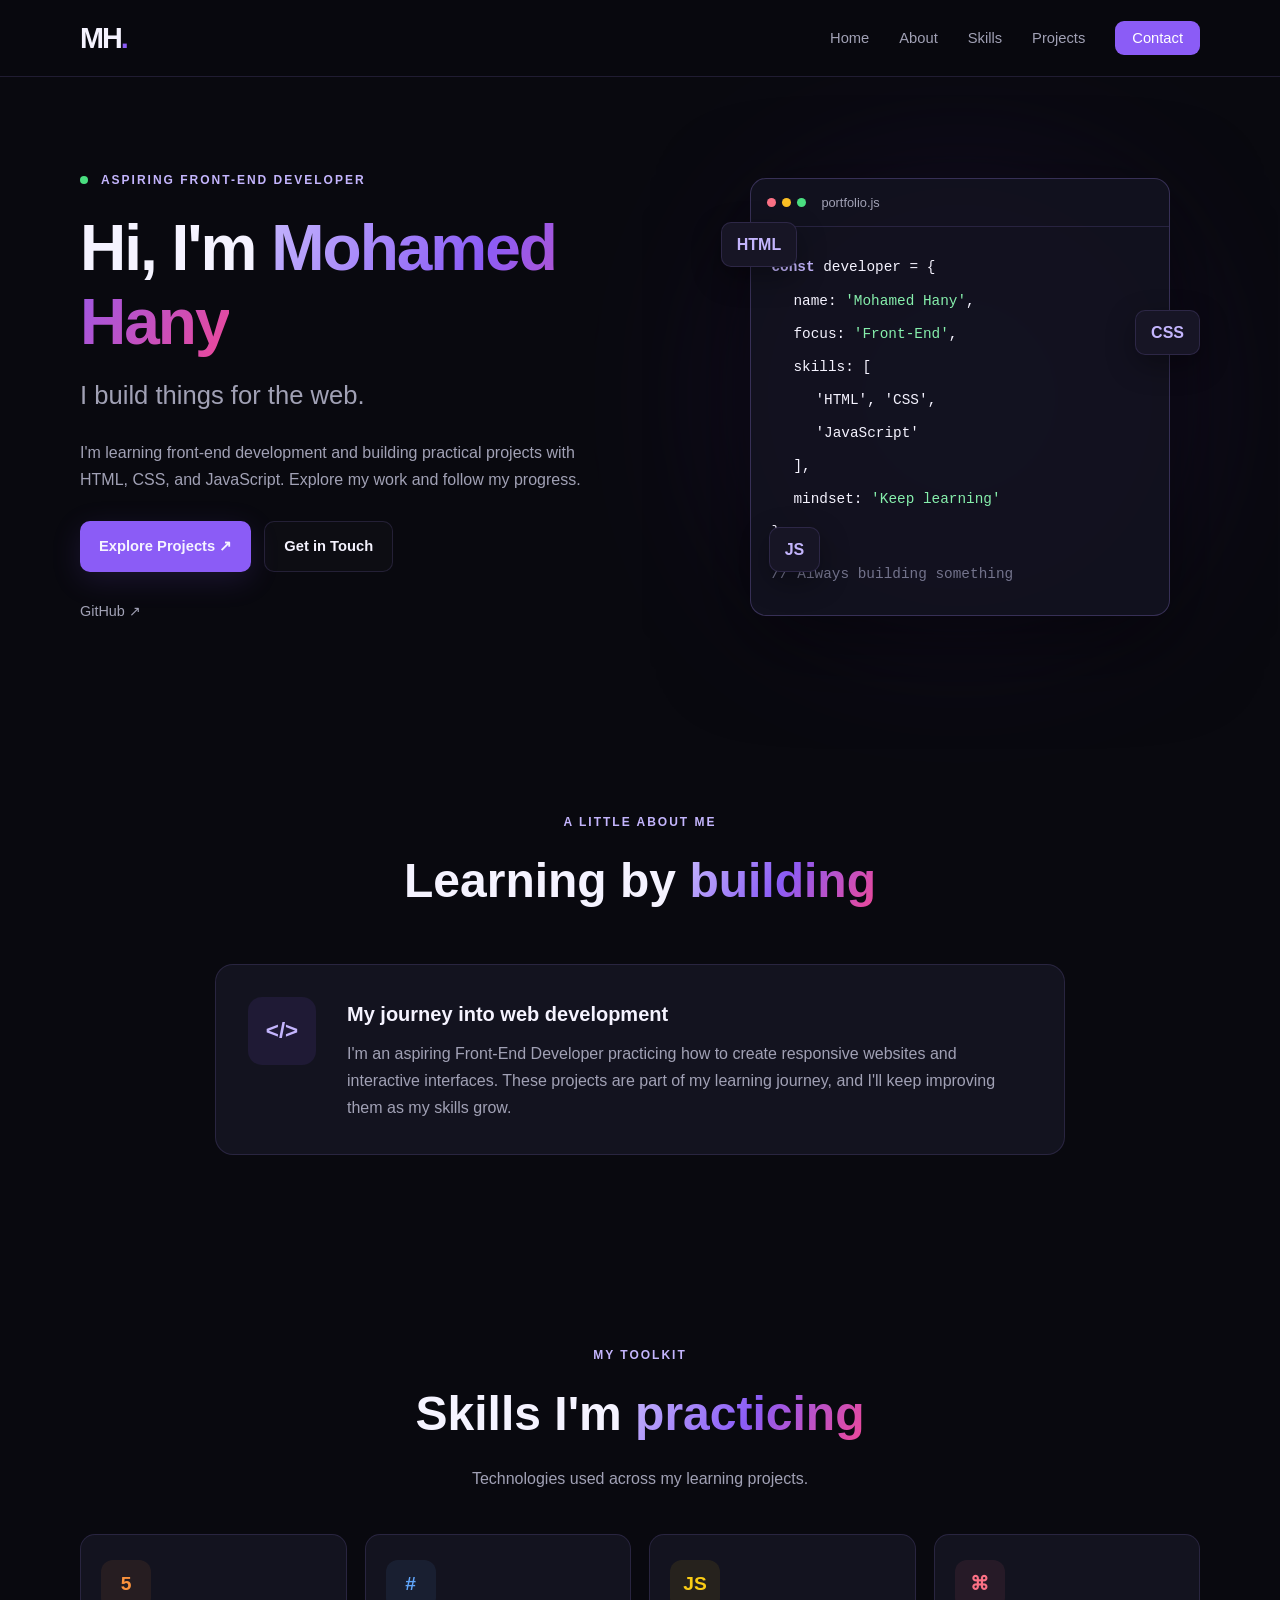
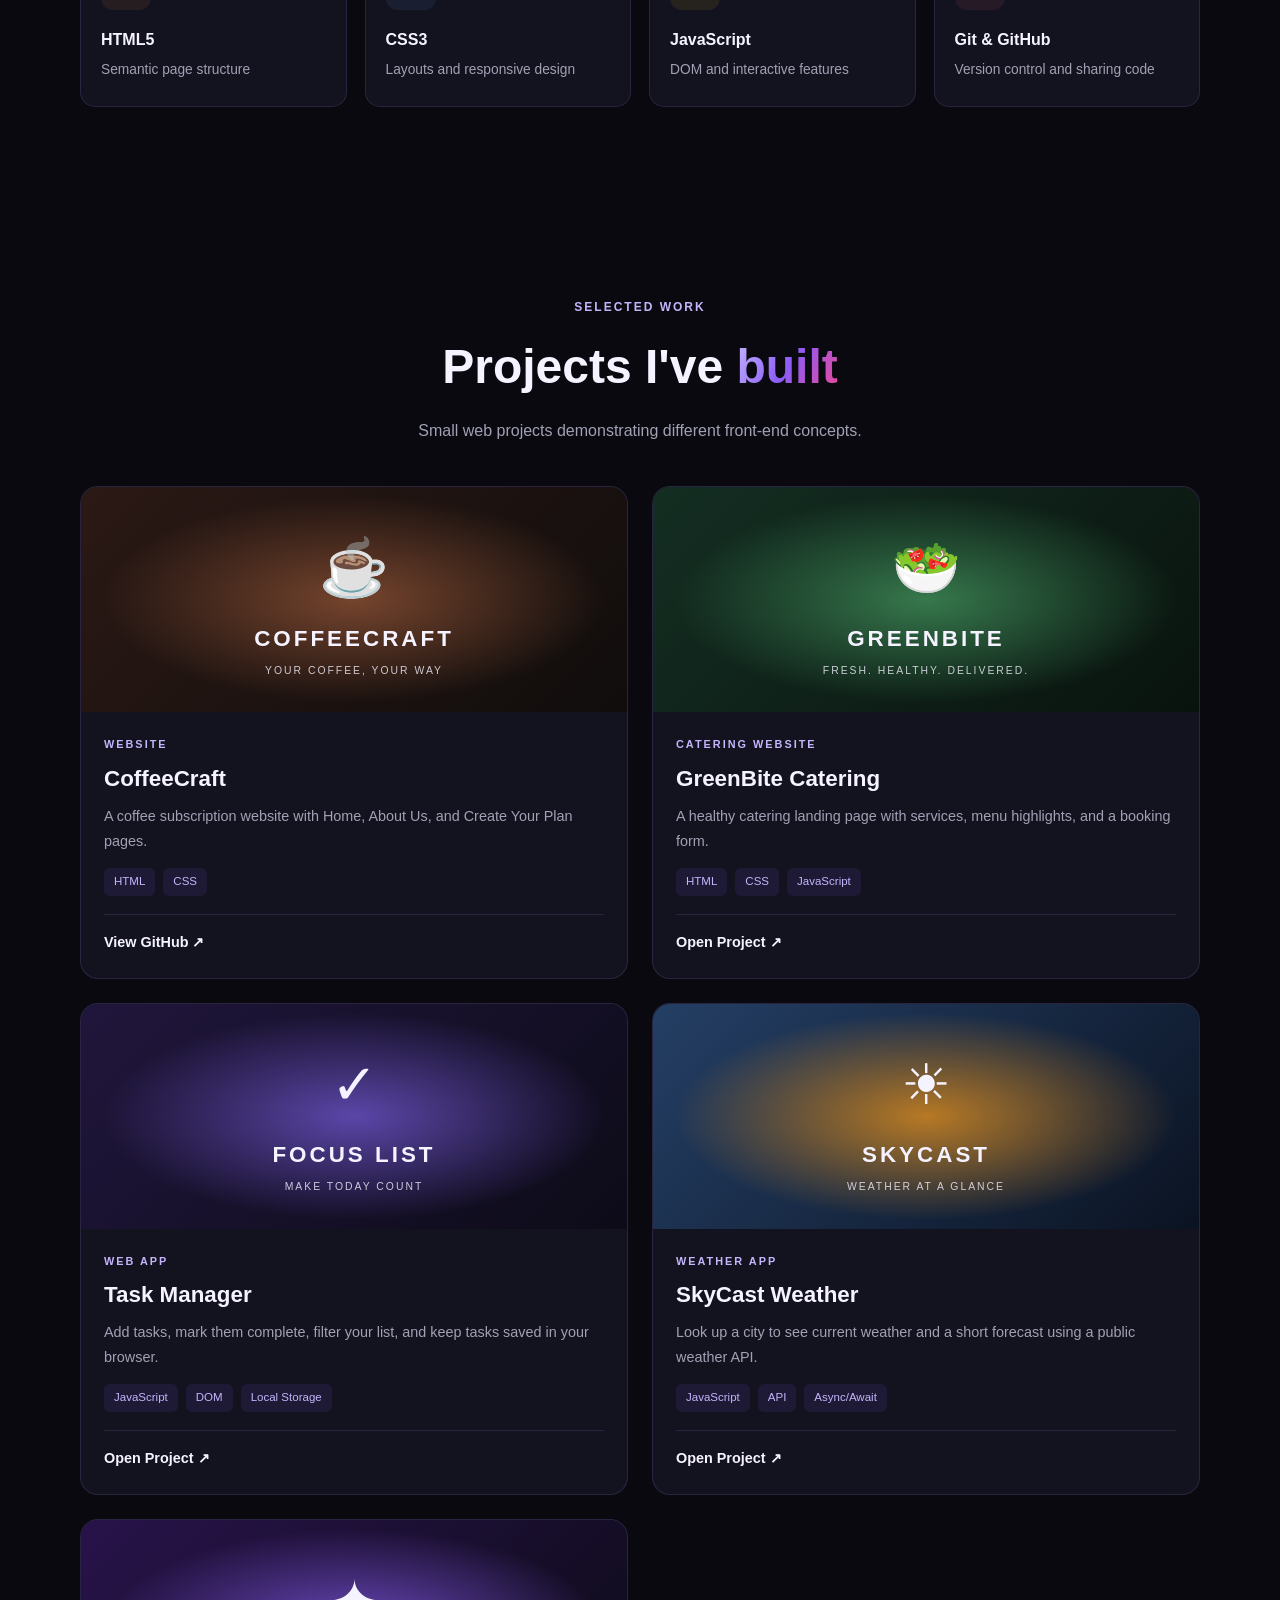
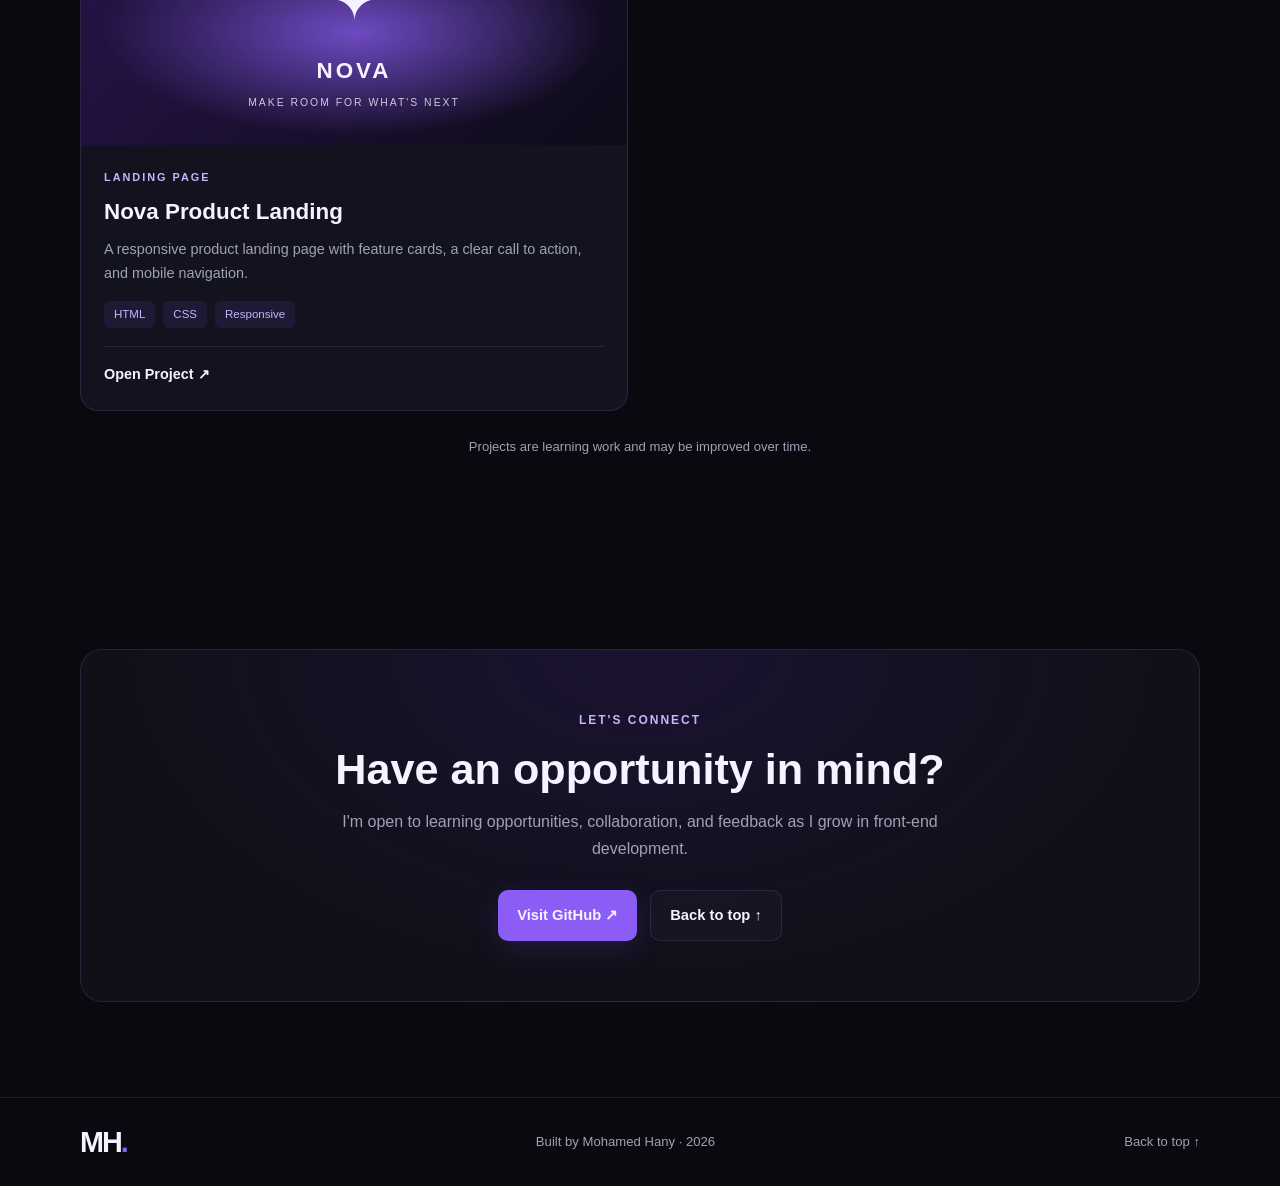
<file: index.html>
<!doctype html>
<html lang="en">
  <head>
    <meta charset="UTF-8" />
    <meta name="viewport" content="width=device-width, initial-scale=1.0" />
    <meta
      name="description"
      content="Mohamed Hany's front-end development portfolio and web projects."
    />
    <title>Mohamed Hany | Front-End Developer</title>
    <link rel="stylesheet" href="style.css" />
  </head>
  <body>
    <header class="header">
      <nav class="nav container">
        <a class="logo" href="#home">MH<span>.</span></a
        ><button
          class="menu-toggle"
          id="menu-toggle"
          aria-label="Toggle navigation"
          aria-expanded="false"
        >
          ☰
        </button>
        <ul id="nav-links">
          <li><a href="#home">Home</a></li>
          <li><a href="#about">About</a></li>
          <li><a href="#skills">Skills</a></li>
          <li><a href="#projects">Projects</a></li>
          <li><a class="nav-cta" href="#contact">Contact</a></li>
        </ul>
      </nav>
    </header>
    <main>
      <section class="hero container" id="home">
        <div class="hero-copy reveal">
          <p class="eyebrow">
            <span class="dot"></span> ASPIRING FRONT-END DEVELOPER
          </p>
          <h1>Hi, I'm <span class="gradient">Mohamed Hany</span></h1>
          <h2>I build things for the web.</h2>
          <p class="muted">
            I'm learning front-end development and building practical projects
            with HTML, CSS, and JavaScript. Explore my work and follow my
            progress.
          </p>
          <div class="actions">
            <a class="button primary" href="#projects">Explore Projects ↗</a
            ><a class="button outline" href="#contact">Get in Touch</a>
          </div>
          <div class="socials">
            <a
              href="https://github.com/mo7amved"
              target="_blank"
              rel="noreferrer"
              >GitHub ↗</a
            ><a
              id="linkedin-link"
              href="#"
              target="_blank"
              rel="noreferrer"
              hidden
              >LinkedIn ↗</a
            >
          </div>
        </div>
        <div class="hero-art reveal">
          <div class="orb"></div>
          <div class="editor">
            <div class="editor-top">
              <span class="lights"><i></i><i></i><i></i></span> portfolio.js
            </div>
            <div class="editor-code">
              <p><b>const</b> developer = {</p>
              <p class="indent">name: <em>'Mohamed Hany'</em>,</p>
              <p class="indent">focus: <em>'Front-End'</em>,</p>
              <p class="indent">skills: [</p>
              <p class="indent2">'HTML', 'CSS',</p>
              <p class="indent2">'JavaScript'</p>
              <p class="indent">],</p>
              <p class="indent">mindset: <em>'Keep learning'</em></p>
              <p>};</p>
              <p class="comment">// Always building something</p>
            </div>
          </div>
          <span class="float f1">HTML</span><span class="float f2">CSS</span
          ><span class="float f3">JS</span>
        </div>
      </section>
      <section class="section container" id="about">
        <div class="heading reveal">
          <p class="eyebrow">A LITTLE ABOUT ME</p>
          <h2>Learning by <span class="gradient">building</span></h2>
        </div>
        <div class="about-card reveal">
          <div class="about-symbol">&lt;/&gt;</div>
          <div>
            <h3>My journey into web development</h3>
            <p class="muted">
              I'm an aspiring Front-End Developer practicing how to create
              responsive websites and interactive interfaces. These projects are
              part of my learning journey, and I'll keep improving them as my
              skills grow.
            </p>
          </div>
        </div>
      </section>
      <section class="section container" id="skills">
        <div class="heading reveal">
          <p class="eyebrow">MY TOOLKIT</p>
          <h2>Skills I'm <span class="gradient">practicing</span></h2>
          <p class="muted">Technologies used across my learning projects.</p>
        </div>
        <div class="skills">
          <article class="skill reveal">
            <b class="skill-mark orange">5</b>
            <h3>HTML5</h3>
            <p>Semantic page structure</p>
          </article>
          <article class="skill reveal">
            <b class="skill-mark blue">#</b>
            <h3>CSS3</h3>
            <p>Layouts and responsive design</p>
          </article>
          <article class="skill reveal">
            <b class="skill-mark yellow">JS</b>
            <h3>JavaScript</h3>
            <p>DOM and interactive features</p>
          </article>
          <article class="skill reveal">
            <b class="skill-mark pink">⌘</b>
            <h3>Git & GitHub</h3>
            <p>Version control and sharing code</p>
          </article>
        </div>
      </section>
      <section class="section container" id="projects">
        <div class="heading reveal">
          <p class="eyebrow">SELECTED WORK</p>
          <h2>Projects I've <span class="gradient">built</span></h2>
          <p class="muted">
            Small web projects demonstrating different front-end concepts.
          </p>
        </div>
        <div class="projects">
          <article class="project reveal">
            <a
              class="project-art coffee-art"
              href="https://github.com/mo7amved/-CoffeeCraft"
              target="_blank"
              rel="noreferrer"
              ><span>☕</span><strong>COFFEECRAFT</strong
              ><small>YOUR COFFEE, YOUR WAY</small></a
            >
            <div class="project-body">
              <p class="project-kicker">WEBSITE</p>
              <h3>CoffeeCraft</h3>
              <p class="muted">
                A coffee subscription website with Home, About Us, and Create
                Your Plan pages.
              </p>
              <div class="tags"><span>HTML</span><span>CSS</span></div>
              <a
                class="project-link"
                href="https://github.com/mo7amved/-CoffeeCraft"
                target="_blank"
                rel="noreferrer"
                >View GitHub ↗</a
              >
            </div>
          </article>
          <article class="project reveal">
            <a
              class="project-art green-art"
              href="projects/greenbite/index.html"
              ><span>🥗</span><strong>GREENBITE</strong
              ><small>FRESH. HEALTHY. DELIVERED.</small></a
            >
            <div class="project-body">
              <p class="project-kicker">CATERING WEBSITE</p>
              <h3>GreenBite Catering</h3>
              <p class="muted">
                A healthy catering landing page with services, menu highlights,
                and a booking form.
              </p>
              <div class="tags">
                <span>HTML</span><span>CSS</span><span>JavaScript</span>
              </div>
              <a class="project-link" href="projects/greenbite/index.html"
                >Open Project ↗</a
              >
            </div>
          </article>
          <article class="project reveal">
            <a
              class="project-art task-art"
              href="projects/task-manager/index.html"
              ><span>✓</span><strong>FOCUS LIST</strong
              ><small>MAKE TODAY COUNT</small></a
            >
            <div class="project-body">
              <p class="project-kicker">WEB APP</p>
              <h3>Task Manager</h3>
              <p class="muted">
                Add tasks, mark them complete, filter your list, and keep tasks
                saved in your browser.
              </p>
              <div class="tags">
                <span>JavaScript</span><span>DOM</span
                ><span>Local Storage</span>
              </div>
              <a class="project-link" href="projects/task-manager/index.html"
                >Open Project ↗</a
              >
            </div>
          </article>
          <article class="project reveal">
            <a
              class="project-art weather-art"
              href="projects/weather-app/index.html"
              ><span>☀</span><strong>SKYCAST</strong
              ><small>WEATHER AT A GLANCE</small></a
            >
            <div class="project-body">
              <p class="project-kicker">WEATHER APP</p>
              <h3>SkyCast Weather</h3>
              <p class="muted">
                Look up a city to see current weather and a short forecast using
                a public weather API.
              </p>
              <div class="tags">
                <span>JavaScript</span><span>API</span><span>Async/Await</span>
              </div>
              <a class="project-link" href="projects/weather-app/index.html"
                >Open Project ↗</a
              >
            </div>
          </article>
          <article class="project reveal">
            <a
              class="project-art launch-art"
              href="projects/landing-page/index.html"
              ><span>✦</span><strong>NOVA</strong
              ><small>MAKE ROOM FOR WHAT'S NEXT</small></a
            >
            <div class="project-body">
              <p class="project-kicker">LANDING PAGE</p>
              <h3>Nova Product Landing</h3>
              <p class="muted">
                A responsive product landing page with feature cards, a clear
                call to action, and mobile navigation.
              </p>
              <div class="tags">
                <span>HTML</span><span>CSS</span><span>Responsive</span>
              </div>
              <a class="project-link" href="projects/landing-page/index.html"
                >Open Project ↗</a
              >
            </div>
          </article>
        </div>
        <p class="note">
          Projects are learning work and may be improved over time.
        </p>
      </section>
      <section class="section container" id="contact">
        <div class="contact reveal">
          <p class="eyebrow">LET'S CONNECT</p>
          <h2>Have an opportunity in mind?</h2>
          <p class="muted">
            I'm open to learning opportunities, collaboration, and feedback as I
            grow in front-end development.
          </p>
          <div class="actions center">
            <a
              class="button primary"
              href="https://github.com/mo7amved"
              target="_blank"
              rel="noreferrer"
              >Visit GitHub ↗</a
            ><a class="button outline" href="#home">Back to top ↑</a>
          </div>
        </div>
      </section>
    </main>
    <footer>
      <div class="container footer">
        <a class="logo" href="#home">MH<span>.</span></a>
        <p>Built by Mohamed Hany · <span id="year"></span></p>
        <a href="#home">Back to top ↑</a>
      </div>
    </footer>
    <script src="script.js"></script>
  </body>
</html>
</file>
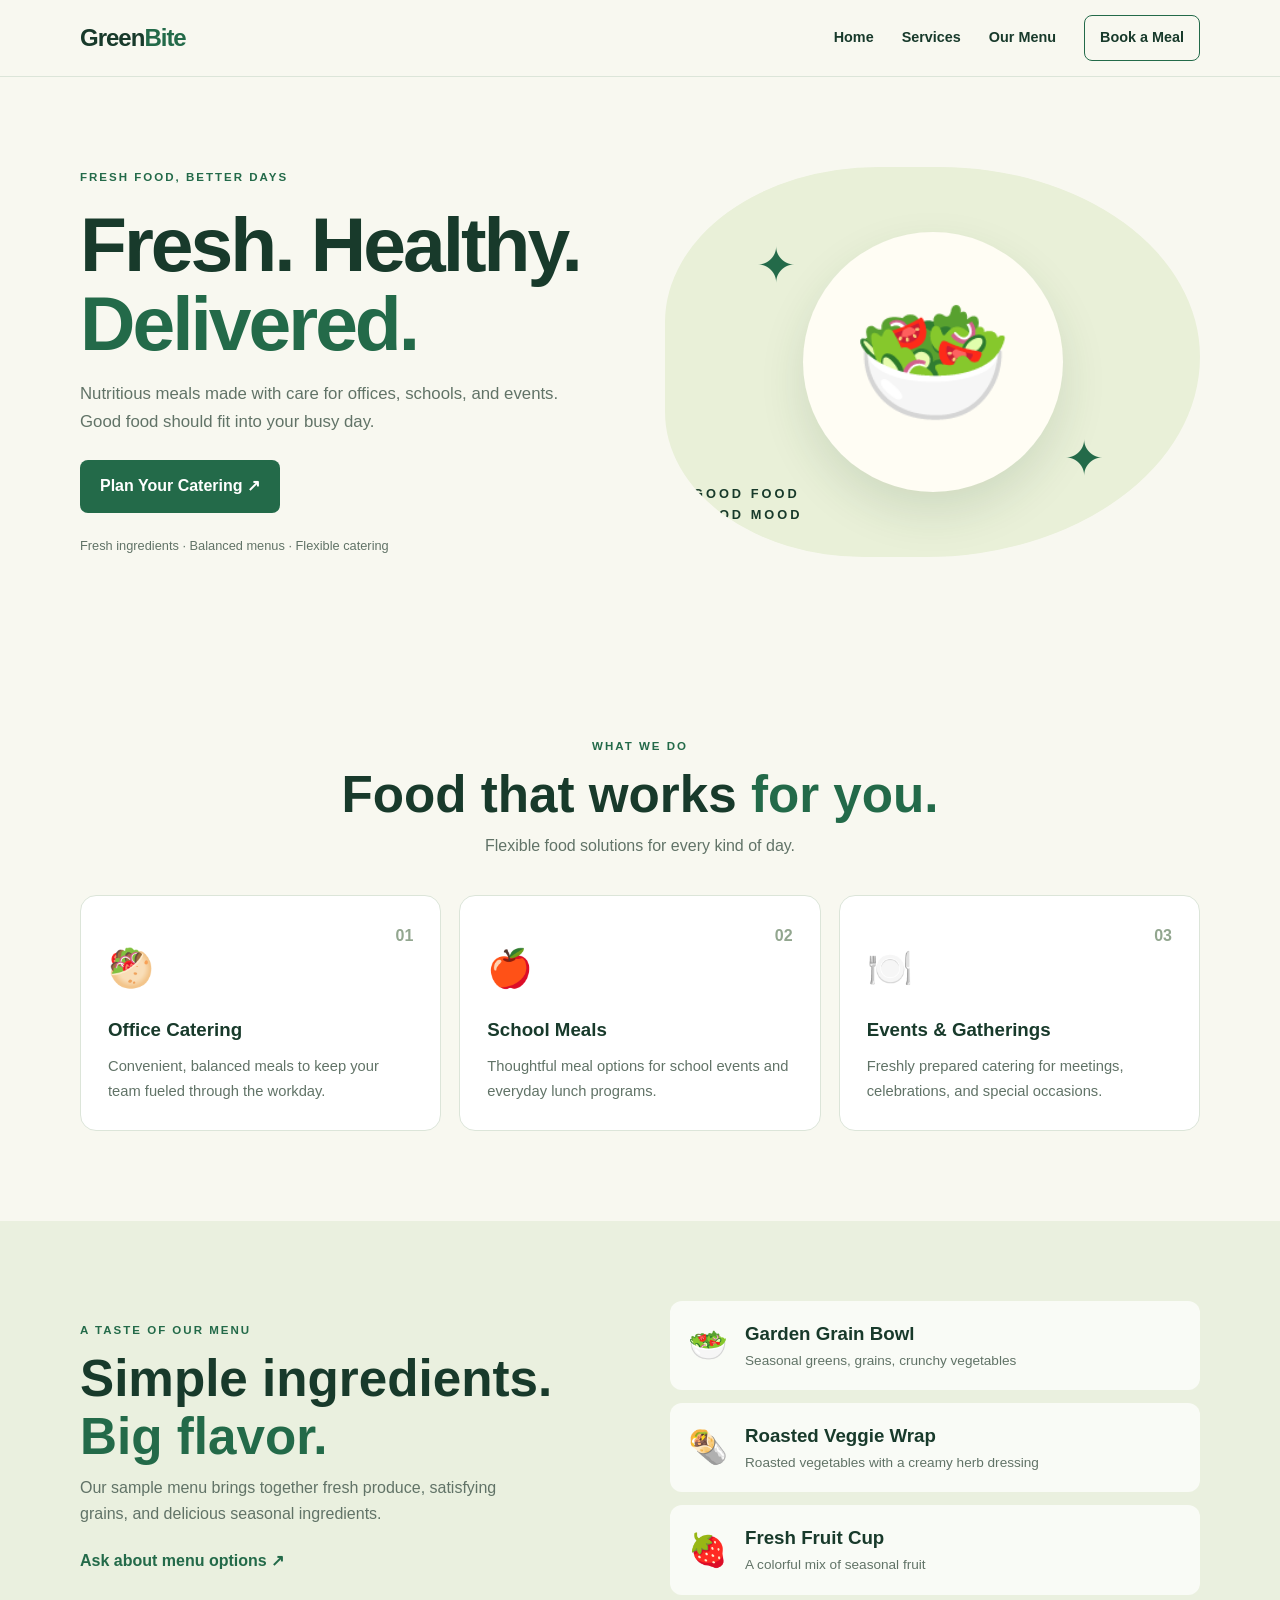
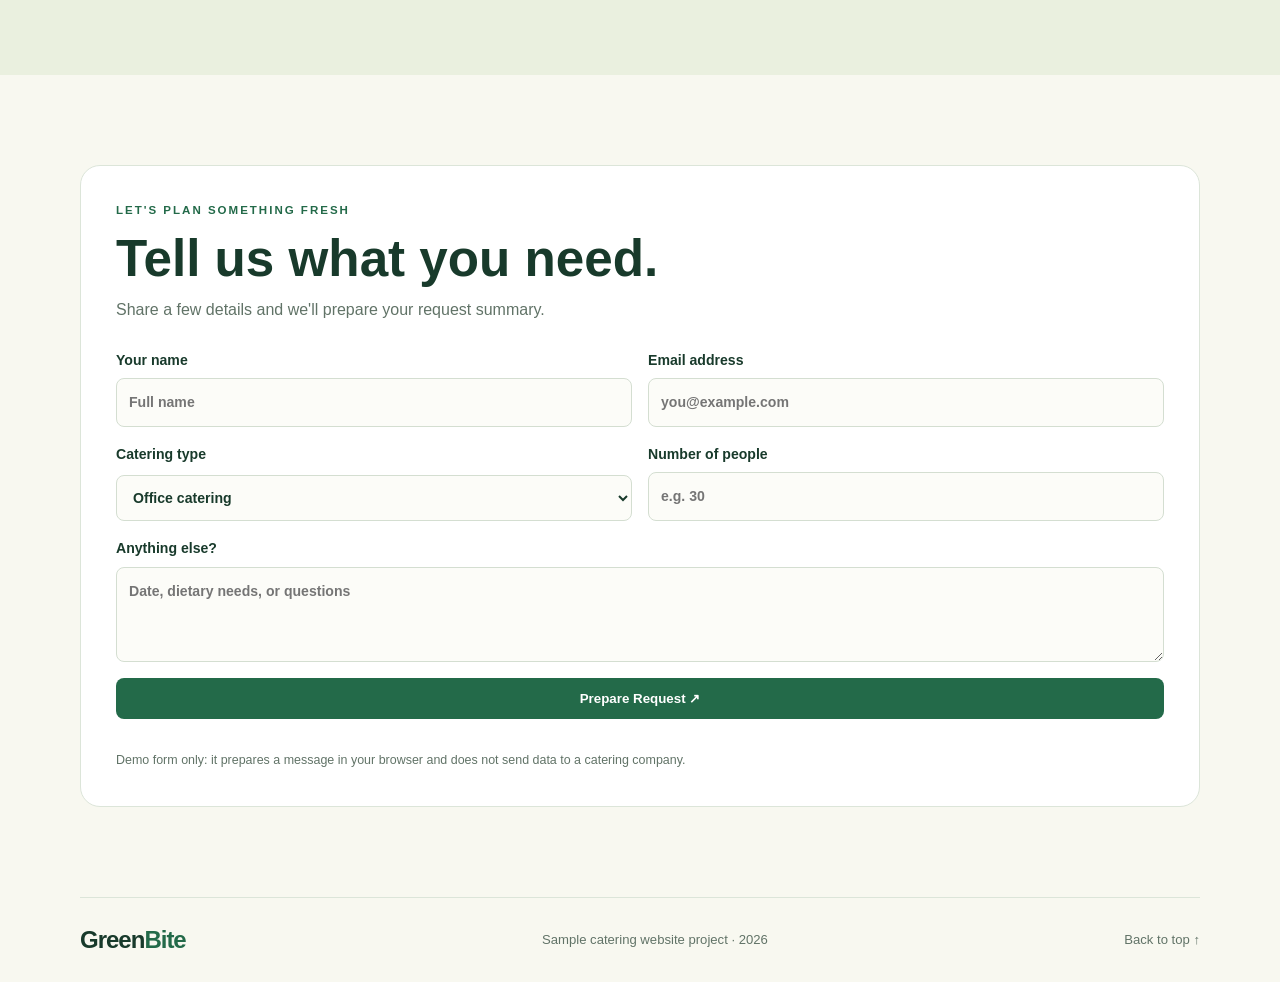
<file: projects/greenbite/index.html>
<!doctype html><html lang="en"><head><meta charset="UTF-8"><meta name="viewport" content="width=device-width,initial-scale=1"><title>GreenBite Catering | Fresh. Healthy. Delivered.</title><link rel="stylesheet" href="style.css"></head><body><header><nav class="nav wrap"><a class="brand" href="#home">Green<span>Bite</span></a><button id="menuBtn" aria-label="Toggle menu">☰</button><div id="navLinks"><a href="#home">Home</a><a href="#services">Services</a><a href="#menu">Our Menu</a><a href="#booking" class="navbtn">Book a Meal</a></div></nav></header><main><section class="hero wrap" id="home"><div><p class="eyebrow">FRESH FOOD, BETTER DAYS</p><h1>Fresh. Healthy.<br><span>Delivered.</span></h1><p class="intro">Nutritious meals made with care for offices, schools, and events. Good food should fit into your busy day.</p><a class="button" href="#booking">Plan Your Catering ↗</a><p class="small">Fresh ingredients · Balanced menus · Flexible catering</p></div><div class="food-art"><div class="plate">🥗</div><span class="leaf l1">✦</span><span class="leaf l2">✦</span><div class="art-label">GOOD FOOD<br>GOOD MOOD</div></div></section><section class="section wrap" id="services"><div class="sectionhead"><p class="eyebrow">WHAT WE DO</p><h2>Food that works <span>for you.</span></h2><p>Flexible food solutions for every kind of day.</p></div><div class="cards"><article><b>01</b><div class="emoji">🥙</div><h3>Office Catering</h3><p>Convenient, balanced meals to keep your team fueled through the workday.</p></article><article><b>02</b><div class="emoji">🍎</div><h3>School Meals</h3><p>Thoughtful meal options for school events and everyday lunch programs.</p></article><article><b>03</b><div class="emoji">🍽️</div><h3>Events & Gatherings</h3><p>Freshly prepared catering for meetings, celebrations, and special occasions.</p></article></div></section><section class="menu-section" id="menu"><div class="wrap menu-inner"><div><p class="eyebrow">A TASTE OF OUR MENU</p><h2>Simple ingredients.<br><span>Big flavor.</span></h2><p>Our sample menu brings together fresh produce, satisfying grains, and delicious seasonal ingredients.</p><a href="#booking" class="textlink">Ask about menu options ↗</a></div><div class="menu-items"><article><span>🥗</span><div><h3>Garden Grain Bowl</h3><p>Seasonal greens, grains, crunchy vegetables</p></div></article><article><span>🌯</span><div><h3>Roasted Veggie Wrap</h3><p>Roasted vegetables with a creamy herb dressing</p></div></article><article><span>🍓</span><div><h3>Fresh Fruit Cup</h3><p>A colorful mix of seasonal fruit</p></div></article></div></div></section><section class="section wrap" id="booking"><div class="booking"><div><p class="eyebrow">LET'S PLAN SOMETHING FRESH</p><h2>Tell us what you need.</h2><p>Share a few details and we'll prepare your request summary.</p></div><form id="bookingForm"><label>Your name<input required name="name" placeholder="Full name"></label><label>Email address<input required type="email" name="email" placeholder="you@example.com"></label><label>Catering type<select name="type"><option>Office catering</option><option>School meals</option><option>Event catering</option></select></label><label>Number of people<input required type="number" min="1" max="10000" name="people" placeholder="e.g. 30"></label><label class="wide">Anything else? <textarea name="message" rows="3" placeholder="Date, dietary needs, or questions"></textarea></label><button class="button wide" type="submit">Prepare Request ↗</button><p id="formMessage" class="form-message wide" aria-live="polite"></p></form><p class="fineprint">Demo form only: it prepares a message in your browser and does not send data to a catering company.</p></div></section></main><footer><div class="wrap foot"><a class="brand" href="#home">Green<span>Bite</span></a><p>Sample catering website project · <span id="year"></span></p><a href="#home">Back to top ↑</a></div></footer><script src="script.js"></script></body></html>
</file>
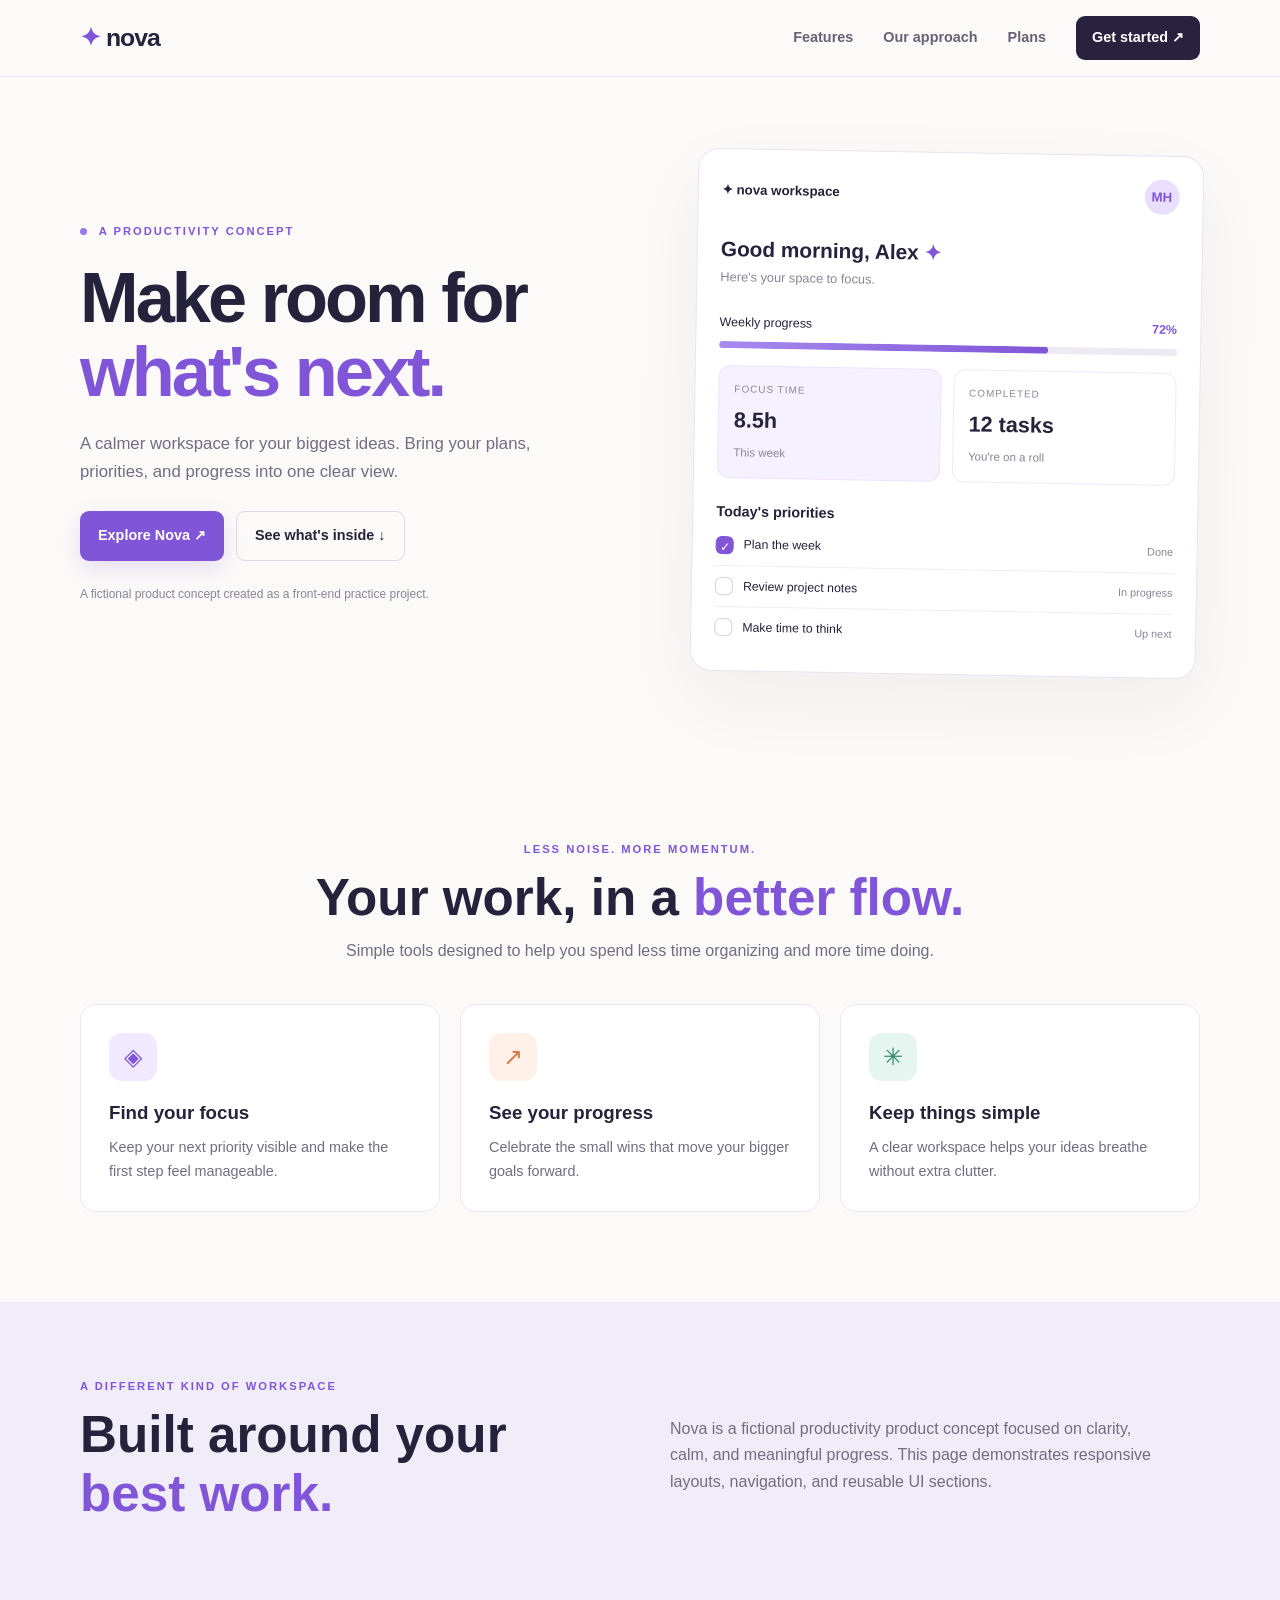
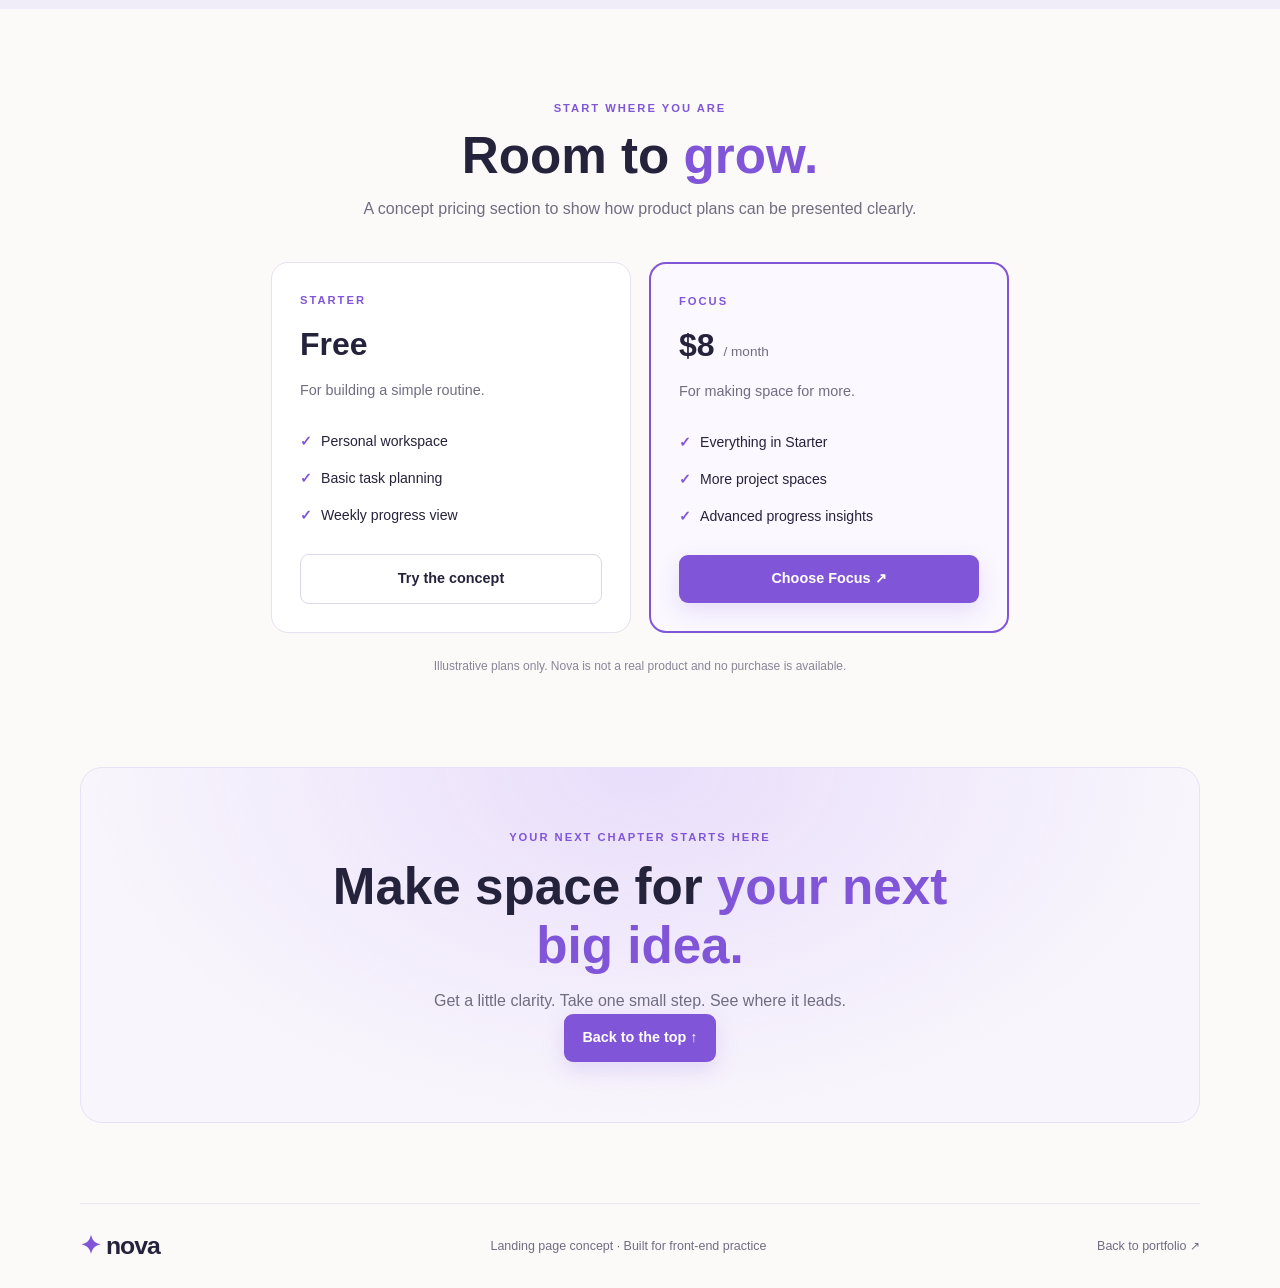
<file: projects/landing-page/index.html>
<!doctype html>
<html lang="en">
  <head>
    <meta charset="UTF-8" />
    <meta name="viewport" content="width=device-width,initial-scale=1" />
    <meta name="description" content="Nova landing page concept" />
    <title>Nova | Make room for what's next</title>
    <link rel="stylesheet" href="style.css" />
  </head>
  <body>
    <header>
      <nav class="nav wrap">
        <a class="brand" href="#home"><span>✦</span> nova</a
        ><button
          id="menuBtn"
          aria-label="Toggle navigation"
          aria-expanded="false"
        >
          ☰
        </button>
        <div id="navLinks">
          <a href="#features">Features</a><a href="#story">Our approach</a
          ><a href="#pricing">Plans</a
          ><a class="nav-cta" href="#start">Get started ↗</a>
        </div>
      </nav>
    </header>
    <main>
      <section class="hero wrap" id="home">
        <div class="hero-copy">
          <p class="eyebrow"><span></span> A PRODUCTIVITY CONCEPT</p>
          <h1>Make room for <em>what's next.</em></h1>
          <p class="lead">
            A calmer workspace for your biggest ideas. Bring your plans,
            priorities, and progress into one clear view.
          </p>
          <div class="actions">
            <a class="button primary" href="#start">Explore Nova ↗</a
            ><a class="button ghost" href="#features">See what's inside ↓</a>
          </div>
          <p class="tiny">
            A fictional product concept created as a front-end practice project.
          </p>
        </div>
        <div class="dashboard">
          <div class="dash-top">
            <span>✦ nova workspace</span><span class="avatar">MH</span>
          </div>
          <div class="welcome">
            Good morning, Alex <span>✦</span
            ><small>Here's your space to focus.</small>
          </div>
          <div class="progress-label">
            <span>Weekly progress</span><b>72%</b>
          </div>
          <div class="progress"><span></span></div>
          <div class="mini-grid">
            <div class="mini-card purple">
              <small>FOCUS TIME</small><strong>8.5h</strong
              ><span>This week</span>
            </div>
            <div class="mini-card">
              <small>COMPLETED</small><strong>12 tasks</strong
              ><span>You're on a roll</span>
            </div>
          </div>
          <div class="today">
            <b>Today's priorities</b>
            <p><i class="checked">✓</i> Plan the week <span>Done</span></p>
            <p><i></i> Review project notes <span>In progress</span></p>
            <p><i></i> Make time to think <span>Up next</span></p>
          </div>
        </div>
      </section>
      <section class="section wrap" id="features">
        <div class="section-heading">
          <p class="eyebrow">LESS NOISE. MORE MOMENTUM.</p>
          <h2>Your work, in a <em>better flow.</em></h2>
          <p>
            Simple tools designed to help you spend less time organizing and
            more time doing.
          </p>
        </div>
        <div class="features">
          <article>
            <span class="icon violet">◈</span>
            <h3>Find your focus</h3>
            <p>
              Keep your next priority visible and make the first step feel
              manageable.
            </p>
          </article>
          <article>
            <span class="icon peach">↗</span>
            <h3>See your progress</h3>
            <p>Celebrate the small wins that move your bigger goals forward.</p>
          </article>
          <article>
            <span class="icon mint">✳</span>
            <h3>Keep things simple</h3>
            <p>
              A clear workspace helps your ideas breathe without extra clutter.
            </p>
          </article>
        </div>
      </section>
      <section class="story" id="story">
        <div class="wrap story-inner">
          <div>
            <p class="eyebrow">A DIFFERENT KIND OF WORKSPACE</p>
            <h2>Built around your <em>best work.</em></h2>
          </div>
          <p>
            Nova is a fictional productivity product concept focused on clarity,
            calm, and meaningful progress. This page demonstrates responsive
            layouts, navigation, and reusable UI sections.
          </p>
        </div>
      </section>
      <section class="section wrap" id="pricing">
        <div class="section-heading">
          <p class="eyebrow">START WHERE YOU ARE</p>
          <h2>Room to <em>grow.</em></h2>
          <p>
            A concept pricing section to show how product plans can be presented
            clearly.
          </p>
        </div>
        <div class="plans">
          <article>
            <p class="plan-name">STARTER</p>
            <h3>Free</h3>
            <p class="plan-desc">For building a simple routine.</p>
            <ul>
              <li>Personal workspace</li>
              <li>Basic task planning</li>
              <li>Weekly progress view</li>
            </ul>
            <a class="button ghost" href="#start">Try the concept</a>
          </article>
          <article class="featured">
            <p class="plan-name">FOCUS</p>
            <h3>$8 <small>/ month</small></h3>
            <p class="plan-desc">For making space for more.</p>
            <ul>
              <li>Everything in Starter</li>
              <li>More project spaces</li>
              <li>Advanced progress insights</li>
            </ul>
            <a class="button primary" href="#start">Choose Focus ↗</a>
          </article>
        </div>
        <p class="tiny center">
          Illustrative plans only. Nova is not a real product and no purchase is
          available.
        </p>
      </section>
      <section class="wrap" id="start">
        <div class="cta">
          <p class="eyebrow">YOUR NEXT CHAPTER STARTS HERE</p>
          <h2>Make space for <em>your next big idea.</em></h2>
          <p>Get a little clarity. Take one small step. See where it leads.</p>
          <a class="button primary" href="#home">Back to the top ↑</a>
        </div>
      </section>
    </main>
    <footer>
      <div class="wrap footer">
        <a class="brand" href="#home"><span>✦</span> nova</a>
        <p>Landing page concept · Built for front-end practice</p>
        <a href="../../index.html#projects">Back to portfolio ↗</a>
      </div>
    </footer>
    <script src="script.js"></script>
  </body>
</html>
</file>
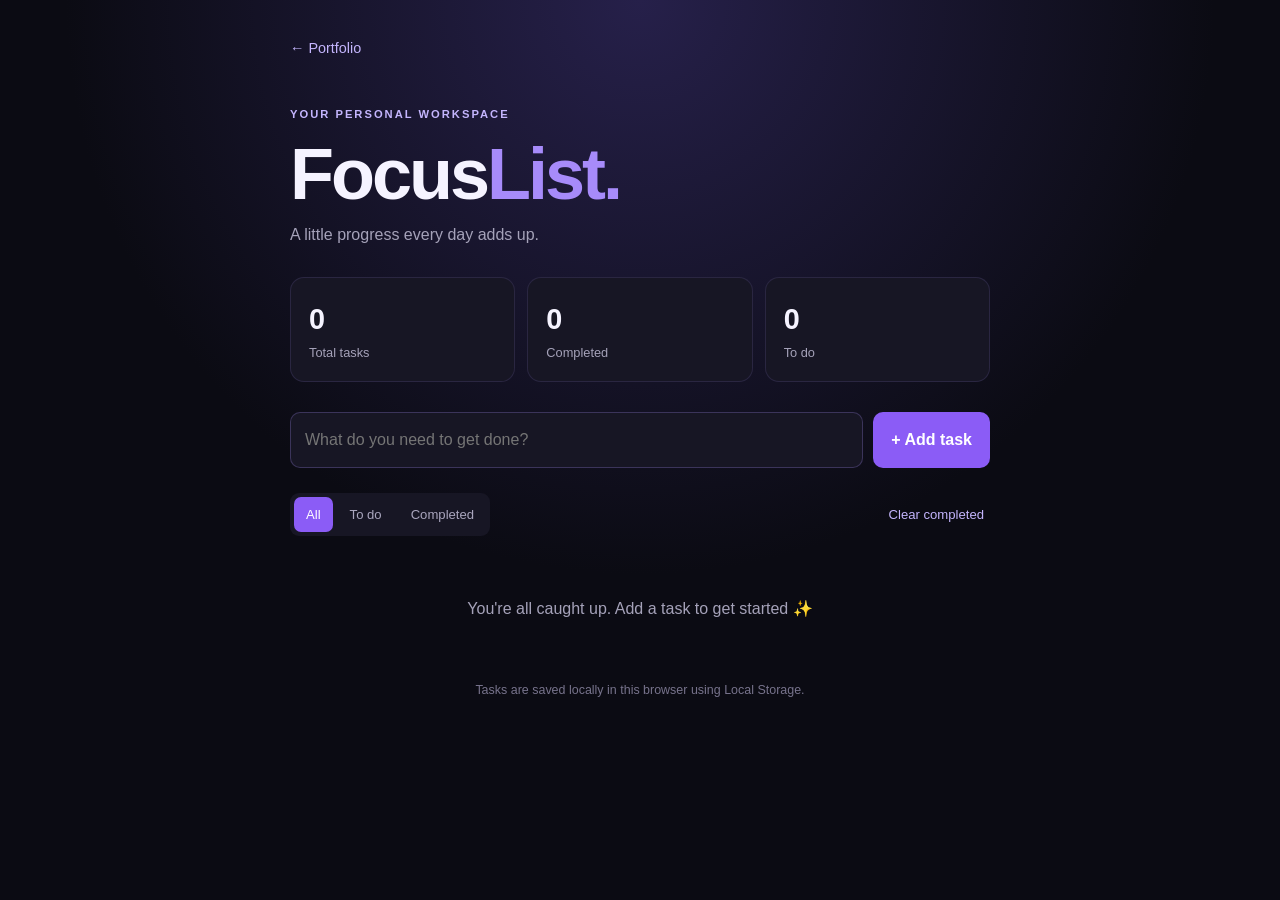
<file: projects/task-manager/index.html>
<!doctype html>
<html lang="en">
  <head>
    <meta charset="UTF-8" />
    <meta name="viewport" content="width=device-width,initial-scale=1" />
    <title>Focus List | Task Manager</title>
    <link rel="stylesheet" href="style.css" />
  </head>
  <body>
    <main class="app">
      <a class="back" href="../../index.html#projects">← Portfolio</a>
      <header>
        <p class="eyebrow">YOUR PERSONAL WORKSPACE</p>
        <h1>Focus<span>List.</span></h1>
        <p class="muted">A little progress every day adds up.</p>
      </header>
      <section class="summary">
        <div><span id="totalCount">0</span><small>Total tasks</small></div>
        <div><span id="doneCount">0</span><small>Completed</small></div>
        <div><span id="leftCount">0</span><small>To do</small></div>
      </section>
      <form id="taskForm">
        <input
          id="taskInput"
          maxlength="120"
          placeholder="What do you need to get done?"
          aria-label="New task"
          required
        /><button type="submit">+ Add task</button>
      </form>
      <div class="toolbar">
        <div class="filters" role="group" aria-label="Filter tasks">
          <button class="filter active" data-filter="all">All</button
          ><button class="filter" data-filter="active">To do</button
          ><button class="filter" data-filter="done">Completed</button>
        </div>
        <button id="clearDone" class="clear">Clear completed</button>
      </div>
      <ul id="taskList" aria-live="polite"></ul>
      <p id="emptyState" class="empty">
        You're all caught up. Add a task to get started ✨
      </p>
      <p class="footnote">
        Tasks are saved locally in this browser using Local Storage.
      </p>
    </main>
    <script src="script.js"></script>
  </body>
</html>
</file>
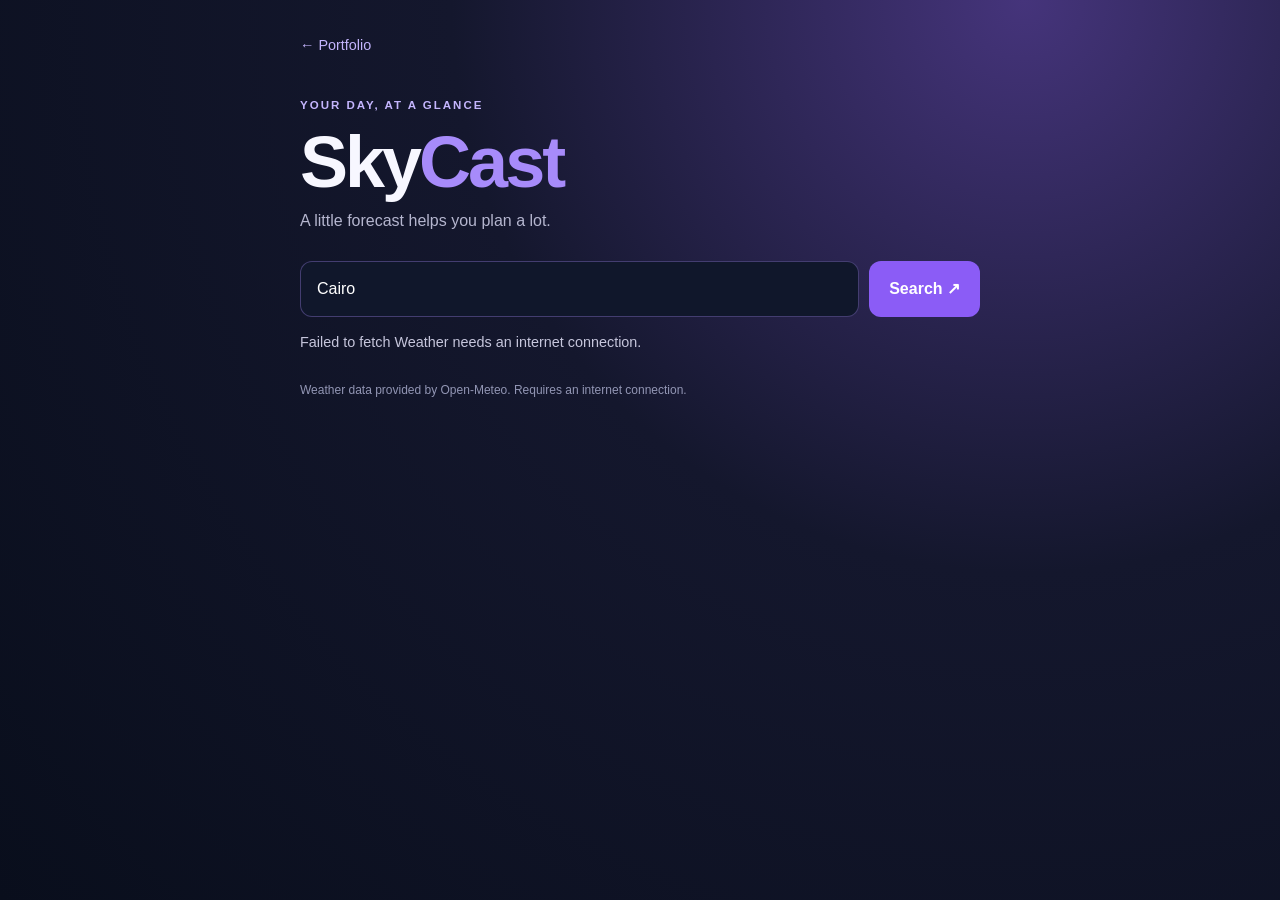
<file: projects/weather-app/index.html>
<!doctype html>
<html lang="en">
  <head>
    <meta charset="UTF-8" />
    <meta name="viewport" content="width=device-width,initial-scale=1" />
    <title>SkyCast | Weather</title>
    <link rel="stylesheet" href="style.css" />
  </head>
  <body>
    <main class="shell">
      <a class="back" href="../../index.html#projects">← Portfolio</a>
      <header>
        <p class="eyebrow">YOUR DAY, AT A GLANCE</p>
        <h1>Sky<span>Cast</span></h1>
        <p class="muted">A little forecast helps you plan a lot.</p>
      </header>
      <form id="searchForm">
        <label class="sr-only" for="cityInput">City name</label
        ><input
          id="cityInput"
          placeholder="Search a city, e.g. Cairo"
          value="Cairo"
          required
        /><button id="searchButton" type="submit">Search ↗</button>
      </form>
      <p id="status" class="status" aria-live="polite">
        Search for a city to see its weather.
      </p>
      <section id="weather" class="weather" hidden>
        <div class="current">
          <div>
            <p id="location" class="location"></p>
            <p id="condition" class="condition"></p>
            <div class="temp"><span id="temperature"></span><sup>°C</sup></div>
            <p id="range" class="muted"></p>
          </div>
          <div id="weatherIcon" class="weather-icon">☀️</div>
        </div>
        <div class="details">
          <div><small>FEELS LIKE</small><strong id="feels"></strong></div>
          <div><small>WIND</small><strong id="wind"></strong></div>
          <div><small>HUMIDITY</small><strong id="humidity"></strong></div>
        </div>
        <h2>Next days</h2>
        <div id="forecast" class="forecast"></div>
      </section>
      <p class="source">
        Weather data provided by Open-Meteo. Requires an internet connection.
      </p>
    </main>
    <script src="script.js"></script>
  </body>
</html>
</file>
<file: style.css>
:root {
  --bg: #09090f;
  --surface: #13131f;
  --surface2: #101019;
  --purple: #8b5cf6;
  --lav: #c4b5fd;
  --text: #f5f3ff;
  --muted: #a1a1b5;
  --border: #a78bfa26;
}
* {
  box-sizing: border-box;
  margin: 0;
  padding: 0;
}
html {
  scroll-behavior: smooth;
  scroll-padding-top: 90px;
}
body {
  font-family: Inter, Arial, sans-serif;
  background: var(--bg);
  color: var(--text);
  line-height: 1.7;
  overflow-x: hidden;
}
a {
  color: inherit;
  text-decoration: none;
}
.container {
  width: min(1120px, 90%);
  margin: auto;
}
.header {
  position: sticky;
  top: 0;
  z-index: 10;
  background: #09090fe8;
  backdrop-filter: blur(16px);
  border-bottom: 1px solid var(--border);
}
.nav {
  height: 76px;
  display: flex;
  align-items: center;
  justify-content: space-between;
}
.logo {
  font-size: 1.8rem;
  font-weight: 900;
  letter-spacing: -2px;
}
.logo span {
  color: var(--purple);
}
#nav-links {
  display: flex;
  align-items: center;
  gap: 30px;
  list-style: none;
}
#nav-links a {
  color: var(--muted);
  font-size: 0.92rem;
  transition: 0.25s;
}
#nav-links a:hover,
footer a:hover {
  color: var(--lav);
}
#nav-links .nav-cta {
  background: var(--purple);
  color: white;
  padding: 9px 17px;
  border-radius: 9px;
}
.menu-toggle {
  display: none;
  background: none;
  color: white;
  border: 0;
  font-size: 1.6rem;
}
.hero {
  min-height: 640px;
  padding-block: 85px;
  display: grid;
  grid-template-columns: 1.1fr 0.9fr;
  align-items: center;
  gap: 55px;
}
.eyebrow {
  font-size: 0.75rem;
  font-weight: 800;
  letter-spacing: 2px;
  color: var(--lav);
}
.dot {
  display: inline-block;
  width: 8px;
  height: 8px;
  background: #4ade80;
  border-radius: 50%;
  margin-right: 8px;
}
.hero h1 {
  font-size: clamp(2.6rem, 5vw, 4.3rem);
  line-height: 1.15;
  letter-spacing: -2px;
  margin-top: 22px;
}
.gradient {
  background: linear-gradient(120deg, #c4b5fd, #8b5cf6, #ec4899);
  background-clip: text;
  -webkit-background-clip: text;
  color: transparent;
}
.hero h2 {
  font-size: clamp(1.2rem, 2.4vw, 1.6rem);
  font-weight: 500;
  color: var(--muted);
  margin-top: 14px;
}
.muted {
  color: var(--muted);
}
.hero-copy > .muted {
  max-width: 520px;
  margin-top: 22px;
}
.actions {
  display: flex;
  flex-wrap: wrap;
  gap: 13px;
  margin-top: 28px;
}
.button {
  display: inline-flex;
  justify-content: center;
  align-items: center;
  padding: 12px 19px;
  border-radius: 10px;
  font-weight: 750;
  font-size: 0.92rem;
  transition:
    transform 0.25s,
    background 0.25s,
    box-shadow 0.25s;
}
.button:hover {
  transform: translateY(-4px);
}
.primary {
  background: var(--purple);
  box-shadow: 0 8px 30px #8b5cf625;
}
.primary:hover {
  background: #7c3aed;
  box-shadow: 0 10px 35px #8b5cf645;
}
.outline {
  border: 1px solid var(--border);
  background: #ffffff05;
}
.outline:hover {
  border-color: var(--purple);
}
.socials {
  display: flex;
  gap: 24px;
  margin-top: 27px;
}
.socials a {
  font-size: 0.9rem;
  color: var(--muted);
}
.socials a:hover {
  color: var(--lav);
}
.hero-art {
  position: relative;
  min-height: 400px;
  display: grid;
  place-items: center;
}
.orb {
  position: absolute;
  width: 270px;
  height: 270px;
  border-radius: 50%;
  background: #7c3aed;
  filter: blur(125px);
  opacity: 0.38;
}
.editor {
  position: relative;
  width: 100%;
  max-width: 420px;
  background: #13131fef;
  border: 1px solid #a78bfa40;
  border-radius: 16px;
  overflow: hidden;
  box-shadow: 0 25px 90px #0008;
  animation: float 5s ease-in-out infinite;
}
.editor-top {
  height: 48px;
  padding: 0 16px;
  display: flex;
  align-items: center;
  gap: 15px;
  color: var(--muted);
  font-size: 0.8rem;
  border-bottom: 1px solid var(--border);
}
.lights {
  display: flex;
  gap: 6px;
}
.lights i {
  width: 9px;
  height: 9px;
  background: #fb7185;
  border-radius: 50%;
}
.lights i:nth-child(2) {
  background: #fbbf24;
}
.lights i:nth-child(3) {
  background: #4ade80;
}
.editor-code {
  padding: 24px 20px;
  font:
    clamp(0.68rem, 1.4vw, 0.9rem)/2.3 Consolas,
    monospace;
  white-space: nowrap;
}
.editor-code b {
  color: #c4b5fd;
}
.editor-code em {
  font-style: normal;
  color: #86efac;
}
.indent {
  padding-left: 22px;
}
.indent2 {
  padding-left: 44px;
}
.comment {
  color: #73738c;
  margin-top: 8px;
}
.float {
  position: absolute;
  padding: 8px 15px;
  border: 1px solid var(--border);
  border-radius: 10px;
  background: #171525;
  color: var(--lav);
  font-weight: 800;
  box-shadow: 0 10px 30px #0005;
  animation: float 4s ease-in-out infinite;
}
.f1 {
  top: 10%;
  left: 0;
}
.f2 {
  right: 0;
  top: 30%;
  animation-delay: -1s;
}
.f3 {
  bottom: 10%;
  left: 10%;
  animation-delay: -2s;
}
.section {
  padding-block: 95px;
}
.heading {
  text-align: center;
  margin-bottom: 42px;
}
.heading h2 {
  font-size: clamp(2rem, 5vw, 3rem);
  margin-top: 8px;
}
.heading > .muted {
  margin-top: 10px;
}
.about-card {
  max-width: 850px;
  margin: auto;
  display: grid;
  grid-template-columns: 75px 1fr;
  gap: 24px;
  padding: 32px;
  background: var(--surface);
  border: 1px solid var(--border);
  border-radius: 18px;
}
.about-symbol {
  display: grid;
  place-items: center;
  width: 68px;
  height: 68px;
  background: #8b5cf61a;
  color: var(--lav);
  border-radius: 14px;
  font-weight: 900;
  font-size: 1.4rem;
}
.about-card h3 {
  font-size: 1.25rem;
  margin-bottom: 9px;
}
.skills {
  display: grid;
  grid-template-columns: repeat(4, 1fr);
  gap: 18px;
}
.skill {
  padding: 25px 20px;
  border: 1px solid var(--border);
  border-radius: 15px;
  background: var(--surface);
  transition: 0.3s;
}
.skill:hover {
  transform: translateY(-7px);
  border-color: #8b5cf680;
  background: #191526;
}
.skill-mark {
  display: grid;
  place-items: center;
  width: 50px;
  height: 50px;
  border-radius: 12px;
  margin-bottom: 16px;
  font-size: 1.2rem;
}
.orange {
  color: #fb923c;
  background: #fb923c15;
}
.blue {
  color: #60a5fa;
  background: #60a5fa15;
}
.yellow {
  color: #facc15;
  background: #facc1515;
}
.pink {
  color: #fb7185;
  background: #fb718515;
}
.skill h3 {
  font-size: 1rem;
}
.skill p {
  font-size: 0.86rem;
  color: var(--muted);
  margin-top: 5px;
}
.projects {
  display: grid;
  grid-template-columns: repeat(2, minmax(0, 1fr));
  gap: 24px;
}
.project {
  overflow: hidden;
  border: 1px solid var(--border);
  border-radius: 18px;
  background: var(--surface);
  transition:
    transform 0.3s,
    border-color 0.3s;
}
.project:hover {
  transform: translateY(-6px);
  border-color: #8b5cf670;
}
.project-art {
  min-height: 225px;
  display: flex;
  flex-direction: column;
  align-items: center;
  justify-content: center;
  gap: 4px;
  position: relative;
  overflow: hidden;
  transition: filter 0.3s;
}
.project-art:hover {
  filter: brightness(1.12);
}
.project-art > span {
  font-size: 3.5rem;
}
.project-art strong {
  font-size: 1.4rem;
  letter-spacing: 3px;
}
.project-art small {
  font-size: 0.65rem;
  letter-spacing: 2px;
  opacity: 0.8;
}
.coffee-art {
  background:
    radial-gradient(ellipse at center, #75442d, transparent 65%),
    linear-gradient(135deg, #2b1915, #100d0c);
}
.green-art {
  background:
    radial-gradient(ellipse at center, #36784c, transparent 65%),
    linear-gradient(135deg, #142e22, #09130e);
}
.task-art {
  background:
    radial-gradient(ellipse at center, #5b46a8, transparent 65%),
    linear-gradient(135deg, #20163c, #0d0b18);
}
.weather-art {
  background:
    radial-gradient(ellipse at center, #b77924, transparent 65%),
    linear-gradient(135deg, #243f65, #0b1322);
}
.launch-art {
  background:
    radial-gradient(ellipse at center, #6d4ac0, transparent 65%),
    linear-gradient(135deg, #28134a, #0d0b18);
}
.project-body {
  padding: 23px;
}
.project-kicker {
  font-size: 0.68rem;
  letter-spacing: 2px;
  color: var(--lav);
  font-weight: 800;
}
.project-body h3 {
  font-size: 1.4rem;
  margin: 6px 0;
}
.project-body > .muted {
  font-size: 0.9rem;
}
.tags {
  display: flex;
  flex-wrap: wrap;
  gap: 8px;
  margin-top: 15px;
}
.tags span {
  font-size: 0.72rem;
  color: var(--lav);
  background: #8b5cf618;
  padding: 4px 10px;
  border-radius: 6px;
}
.project-link {
  display: inline-block;
  border-top: 1px solid var(--border);
  width: 100%;
  padding-top: 15px;
  margin-top: 18px;
  font-size: 0.9rem;
  font-weight: 800;
}
.project-link:hover {
  color: var(--lav);
}
.note {
  text-align: center;
  color: var(--muted);
  font-size: 0.82rem;
  margin-top: 25px;
}
.contact {
  padding: 60px 24px;
  text-align: center;
  border: 1px solid var(--border);
  border-radius: 22px;
  background:
    radial-gradient(ellipse at top, #6d28d920, transparent 65%), var(--surface2);
}
.contact h2 {
  font-size: clamp(1.8rem, 4vw, 2.7rem);
  margin: 12px auto;
  max-width: 650px;
  line-height: 1.25;
}
.contact > .muted {
  max-width: 600px;
  margin: auto;
}
.center {
  justify-content: center;
}
footer {
  border-top: 1px solid var(--border);
}
.footer {
  min-height: 88px;
  display: flex;
  align-items: center;
  justify-content: space-between;
  gap: 18px;
}
.footer p,
.footer > a:last-child {
  font-size: 0.82rem;
  color: var(--muted);
}
.reveal {
  opacity: 0;
  transform: translateY(22px);
  transition:
    opacity 0.7s,
    transform 0.7s;
}
.reveal.visible {
  opacity: 1;
  transform: translateY(0);
}
@keyframes float {
  0%,
  100% {
    transform: translateY(0);
  }
  50% {
    transform: translateY(-11px);
  }
}
@media (max-width: 850px) {
  .hero {
    grid-template-columns: 1fr;
    gap: 25px;
    padding-block: 65px;
  }
  .hero-copy {
    text-align: center;
  }
  .hero-copy > .muted {
    margin-inline: auto;
  }
  .hero-copy .actions,
  .socials {
    justify-content: center;
  }
  .hero-art {
    max-width: 500px;
    width: 100%;
    margin: auto;
  }
  .skills {
    grid-template-columns: repeat(2, 1fr);
  }
}
@media (max-width: 600px) {
  .section {
    padding-block: 70px;
  }
  .nav {
    height: 68px;
  }
  .menu-toggle {
    display: block;
  }
  #nav-links {
    display: none;
    position: absolute;
    top: 68px;
    left: 0;
    right: 0;
    padding: 22px 5%;
    flex-direction: column;
    align-items: stretch;
    gap: 16px;
    background: #101019;
    border-bottom: 1px solid var(--border);
  }
  #nav-links.active {
    display: flex;
  }
  #nav-links .nav-cta {
    display: block;
    text-align: center;
  }
  .hero {
    padding-block: 55px 40px;
  }
  .hero h1 {
    letter-spacing: -1px;
  }
  .hero-art {
    min-height: 320px;
  }
  .editor-code {
    padding: 18px 12px;
    font-size: 0.68rem;
  }
  .float {
    padding: 6px 10px;
    font-size: 0.8rem;
  }
  .about-card {
    grid-template-columns: 1fr;
    padding: 24px;
  }
  .skills {
    gap: 12px;
  }
  .skill {
    padding: 20px 14px;
  }
  .projects {
    grid-template-columns: 1fr;
  }
  .project-art {
    min-height: 200px;
  }
  .contact {
    padding: 43px 18px;
  }
  .footer {
    padding-block: 23px;
    flex-direction: column;
    text-align: center;
  }
  .footer p {
    order: 1;
  }
}
@media (prefers-reduced-motion: reduce) {
  *,
  *::before,
  *::after {
    scroll-behavior: auto !important;
    animation: none !important;
    transition: none !important;
  }
  .reveal {
    opacity: 1;
    transform: none;
  }
}
</file>
<file: projects/greenbite/style.css>
:root{--green:#236a49;--lime:#d8f08a;--ink:#183a2b;--muted:#617367;--cream:#f8f8f0;--line:#dce5d9}*{box-sizing:border-box;margin:0;padding:0}html{scroll-behavior:smooth;scroll-padding-top:85px}body{font-family:Arial,sans-serif;color:var(--ink);background:var(--cream);line-height:1.65}a{text-decoration:none;color:inherit}.wrap{width:min(1120px,90%);margin:auto}header{position:sticky;top:0;background:#f8f8f0ed;backdrop-filter:blur(12px);z-index:5;border-bottom:1px solid var(--line)}.nav{height:76px;display:flex;justify-content:space-between;align-items:center}.brand{font-weight:900;font-size:1.5rem;letter-spacing:-1px}.brand span,.hero h1 span,.sectionhead h2 span,.menu-inner h2 span{color:var(--green)}#navLinks{display:flex;align-items:center;gap:28px}#navLinks a{font-size:.9rem;font-weight:700}#navLinks a:hover{color:var(--green)}.navbtn{padding:10px 15px;border:1px solid var(--green);border-radius:8px}#menuBtn{display:none;background:none;border:0;font-size:1.5rem}.hero{min-height:570px;display:grid;grid-template-columns:1fr 1fr;align-items:center;gap:50px;padding-block:70px}.eyebrow{font-size:.72rem;font-weight:900;letter-spacing:2px;color:var(--green)}h1{font-size:clamp(3rem,6vw,5.5rem);line-height:1.02;letter-spacing:-3px;margin:18px 0}.intro{max-width:520px;color:var(--muted);font-size:1.05rem}.button{display:inline-flex;align-items:center;justify-content:center;margin-top:25px;padding:13px 20px;border:0;border-radius:8px;background:var(--green);color:white;font-weight:800;cursor:pointer;transition:transform .25s,background .25s}.button:hover{background:#164c33;transform:translateY(-3px)}.small{margin-top:22px;font-size:.8rem;color:var(--muted)}.food-art{min-height:390px;position:relative;display:grid;place-items:center;border-radius:45% 55% 58% 42%;background:#e9f0d8;overflow:hidden}.plate{width:260px;height:260px;border-radius:50%;display:grid;place-items:center;background:#fffdf4;box-shadow:0 20px 45px #214a2720;font-size:8rem;animation:bob 5s ease-in-out infinite}.leaf{position:absolute;color:var(--green);font-size:3rem}.l1{top:15%;left:17%}.l2{bottom:15%;right:18%}.art-label{position:absolute;bottom:32px;left:28px;font-weight:900;letter-spacing:3px;font-size:.8rem}.section{padding-block:90px}.sectionhead{text-align:center;margin-bottom:35px}.sectionhead h2,.menu-inner h2,.booking h2{font-size:clamp(2rem,4vw,3.3rem);line-height:1.12;margin:10px 0}.sectionhead>p:last-child,.menu-inner>div>p:not(.eyebrow),.booking>div>p:last-child{color:var(--muted)}.cards{display:grid;grid-template-columns:repeat(3,1fr);gap:18px}.cards article{padding:27px;background:white;border:1px solid var(--line);border-radius:16px;transition:transform .25s,box-shadow .25s}.cards article:hover{transform:translateY(-5px);box-shadow:0 15px 35px #183a2b10}.cards article>b{float:right;color:#92a68f}.emoji{font-size:2.3rem;margin:16px 0}.cards p{color:var(--muted);font-size:.92rem;margin-top:8px}.menu-section{background:#eaf0df;padding:80px 0}.menu-inner{display:grid;grid-template-columns:1fr 1fr;gap:60px;align-items:center}.menu-inner>div>p:not(.eyebrow){max-width:430px}.textlink{display:inline-block;margin-top:20px;font-weight:800;color:var(--green)}.menu-items{display:grid;gap:13px}.menu-items article{display:flex;gap:17px;align-items:center;padding:18px;background:#ffffffbd;border-radius:12px}.menu-items article>span{font-size:2rem}.menu-items p{font-size:.85rem;color:var(--muted)}.booking{padding:35px;border:1px solid var(--line);border-radius:20px;background:white}.booking form{display:grid;grid-template-columns:1fr 1fr;gap:16px;margin-top:25px}.booking label{display:grid;gap:6px;font-weight:700;font-size:.88rem}.booking input,.booking select,.booking textarea{width:100%;font:inherit;padding:12px;border:1px solid #d4ded1;border-radius:8px;background:#fcfcf8;color:var(--ink)}.booking input:focus,.booking select:focus,.booking textarea:focus{outline:2px solid #8ab89a}.wide{grid-column:1/-1}.booking button{margin-top:0}.form-message{font-weight:700;color:var(--green)}.fineprint{font-size:.78rem;color:var(--muted);margin-top:15px}.foot{min-height:85px;display:flex;align-items:center;justify-content:space-between;gap:15px;border-top:1px solid var(--line);font-size:.82rem;color:var(--muted)}.foot .brand{color:var(--ink)}@keyframes bob{0%,100%{transform:translateY(0) rotate(-4deg)}50%{transform:translateY(-10px) rotate(3deg)}}@media(max-width:760px){.hero{grid-template-columns:1fr;padding-block:55px;gap:25px}.food-art{min-height:320px}.cards{grid-template-columns:1fr}.menu-inner{grid-template-columns:1fr;gap:30px}.section{padding-block:65px}}@media(max-width:560px){.nav{height:68px}#menuBtn{display:block}#navLinks{display:none;position:absolute;top:68px;left:0;right:0;padding:20px 5%;background:var(--cream);border-bottom:1px solid var(--line);flex-direction:column;align-items:stretch;gap:16px}#navLinks.open{display:flex}h1{letter-spacing:-2px}.plate{width:210px;height:210px;font-size:6rem}.booking{padding:22px}.booking form{grid-template-columns:1fr}.wide{grid-column:auto}.foot{padding-block:22px;flex-direction:column;text-align:center}}@media(prefers-reduced-motion:reduce){*,*::before,*::after{animation:none!important;scroll-behavior:auto!important}}
</file>
<file: projects/landing-page/style.css>
* {
  box-sizing: border-box;
  margin: 0;
  padding: 0;
}
html {
  scroll-behavior: smooth;
  scroll-padding-top: 85px;
}
body {
  font-family: Inter, Arial, sans-serif;
  color: #25223b;
  background: #fbfaf8;
  line-height: 1.65;
}
a {
  color: inherit;
  text-decoration: none;
}
.wrap {
  width: min(1120px, 90%);
  margin: auto;
}
header {
  position: sticky;
  top: 0;
  z-index: 5;
  background: #fbfaf8ef;
  backdrop-filter: blur(12px);
  border-bottom: 1px solid #ebe7f0;
}
.nav {
  height: 76px;
  display: flex;
  justify-content: space-between;
  align-items: center;
}
.brand {
  font-size: 1.55rem;
  font-weight: 900;
  letter-spacing: -1px;
}
.brand span {
  color: #8155d9;
}
#navLinks {
  display: flex;
  align-items: center;
  gap: 30px;
}
#navLinks a {
  font-size: 0.9rem;
  font-weight: 700;
  color: #666176;
}
#navLinks a:hover {
  color: #8155d9;
}
#navLinks .nav-cta {
  background: #28223f;
  color: white;
  padding: 10px 16px;
  border-radius: 9px;
}
#menuBtn {
  display: none;
  border: 0;
  background: transparent;
  font-size: 1.5rem;
}
.hero {
  min-height: 620px;
  display: grid;
  grid-template-columns: 1fr 0.92fr;
  gap: 65px;
  align-items: center;
  padding-block: 75px;
}
.eyebrow {
  font-size: 0.7rem;
  letter-spacing: 2px;
  font-weight: 900;
  color: #8055d8;
}
.hero .eyebrow span {
  display: inline-block;
  width: 7px;
  height: 7px;
  border-radius: 50%;
  background: #9a78ed;
  margin-right: 7px;
}
h1 {
  font-size: clamp(3rem, 5.5vw, 5rem);
  line-height: 1.06;
  letter-spacing: -3px;
  margin: 20px 0;
}
h1 em,
h2 em {
  font-style: normal;
  color: #8055d8;
}
.lead {
  max-width: 490px;
  color: #716d81;
  font-size: 1.05rem;
}
.actions {
  display: flex;
  flex-wrap: wrap;
  gap: 12px;
  margin-top: 26px;
}
.button {
  display: inline-flex;
  justify-content: center;
  align-items: center;
  padding: 12px 18px;
  border-radius: 9px;
  font-size: 0.9rem;
  font-weight: 800;
  transition:
    transform 0.25s,
    box-shadow 0.25s;
}
.button:hover {
  transform: translateY(-3px);
}
.primary {
  background: #8055d8;
  color: white;
  box-shadow: 0 8px 22px #8055d82b;
}
.primary:hover {
  box-shadow: 0 12px 28px #8055d845;
}
.ghost {
  border: 1px solid #ddd6e9;
  background: transparent;
}
.tiny {
  font-size: 0.75rem;
  color: #8a8597;
  margin-top: 24px;
}
.dashboard {
  padding: 23px;
  border: 1px solid #e9e3f2;
  border-radius: 21px;
  background: #fff;
  box-shadow: 0 28px 75px #30214b0e;
  transform: rotate(1deg);
}
.dash-top {
  display: flex;
  justify-content: space-between;
  align-items: center;
  font-size: 0.83rem;
  font-weight: 800;
}
.avatar {
  display: grid;
  place-items: center;
  width: 35px;
  height: 35px;
  border-radius: 50%;
  background: #e9defb;
  color: #8055d8;
}
.welcome {
  font-size: 1.3rem;
  font-weight: 800;
  margin-top: 25px;
}
.welcome > span {
  color: #8055d8;
}
.welcome small {
  display: block;
  color: #8a8597;
  font-size: 0.8rem;
  font-weight: 400;
}
.progress-label {
  display: flex;
  justify-content: space-between;
  font-size: 0.78rem;
  margin-top: 25px;
}
.progress-label b {
  color: #8055d8;
}
.progress {
  height: 7px;
  border-radius: 10px;
  background: #eeeaf4;
  margin-top: 8px;
  overflow: hidden;
}
.progress span {
  display: block;
  width: 72%;
  height: 100%;
  background: linear-gradient(90deg, #a88aef, #8055d8);
  border-radius: 10px;
}
.mini-grid {
  display: grid;
  grid-template-columns: 1fr 1fr;
  gap: 12px;
  margin-top: 17px;
}
.mini-card {
  padding: 15px;
  border: 1px solid #eeeaf4;
  border-radius: 12px;
}
.mini-card small,
.mini-card strong,
.mini-card > span {
  display: block;
}
.mini-card small {
  font-size: 0.62rem;
  color: #8a8597;
  letter-spacing: 1px;
}
.mini-card strong {
  font-size: 1.35rem;
  margin: 5px 0;
}
.mini-card > span {
  font-size: 0.72rem;
  color: #8a8597;
}
.mini-card.purple {
  background: #f6f1ff;
  border-color: #eee2ff;
}
.today {
  margin-top: 20px;
}
.today > b {
  font-size: 0.9rem;
}
.today p {
  display: flex;
  align-items: center;
  gap: 10px;
  font-size: 0.77rem;
  padding: 10px 0;
  border-bottom: 1px solid #f0edf4;
}
.today p:last-child {
  border: 0;
}
.today i {
  display: grid;
  place-items: center;
  width: 18px;
  height: 18px;
  border: 1px solid #d7d0e4;
  border-radius: 6px;
  font-style: normal;
}
.today i.checked {
  background: #8055d8;
  color: white;
  border-color: #8055d8;
}
.today p span {
  margin-left: auto;
  color: #8a8597;
  font-size: 0.68rem;
}
.section {
  padding-block: 90px;
}
.section-heading {
  text-align: center;
  max-width: 650px;
  margin: 0 auto 40px;
}
.section-heading h2,
.story h2,
.cta h2 {
  font-size: clamp(2rem, 4vw, 3.3rem);
  line-height: 1.15;
  margin: 10px 0;
}
.section-heading > p:last-child,
.story-inner > p,
.cta > p:not(.eyebrow) {
  color: #716d81;
}
.features {
  display: grid;
  grid-template-columns: repeat(3, 1fr);
  gap: 20px;
}
.features article {
  padding: 28px;
  border: 1px solid #ebe6f1;
  border-radius: 16px;
  background: white;
  transition:
    transform 0.25s,
    box-shadow 0.25s;
}
.features article:hover {
  transform: translateY(-5px);
  box-shadow: 0 15px 35px #30214b0c;
}
.icon {
  display: grid;
  place-items: center;
  width: 48px;
  height: 48px;
  border-radius: 13px;
  font-size: 1.5rem;
}
.violet {
  background: #f0e9ff;
  color: #8055d8;
}
.peach {
  background: #fff0e8;
  color: #d47a4d;
}
.mint {
  background: #e4f6ef;
  color: #35866b;
}
.features h3 {
  margin: 17px 0 7px;
}
.features p {
  font-size: 0.9rem;
  color: #716d81;
}
.story {
  padding-block: 75px;
  background: #f1edf8;
}
.story-inner {
  display: grid;
  grid-template-columns: 1fr 1fr;
  gap: 60px;
  align-items: center;
}
.story-inner > p {
  max-width: 500px;
}
.plans {
  display: grid;
  grid-template-columns: repeat(2, minmax(0, 360px));
  justify-content: center;
  gap: 18px;
}
.plans article {
  padding: 28px;
  border: 1px solid #e7e0ef;
  border-radius: 17px;
  background: white;
}
.plans .featured {
  border: 2px solid #8055d8;
  background: #fbf8ff;
}
.plan-name {
  font-size: 0.7rem;
  letter-spacing: 2px;
  font-weight: 900;
  color: #8055d8;
}
.plans h3 {
  font-size: 2rem;
  margin: 8px 0;
}
.plans h3 small {
  font-size: 0.85rem;
  color: #716d81;
  font-weight: 400;
}
.plan-desc {
  color: #716d81;
  font-size: 0.9rem;
}
.plans ul {
  list-style: none;
  margin: 20px 0;
}
.plans li {
  padding: 7px 0;
  font-size: 0.88rem;
}
.plans li:before {
  content: "✓";
  color: #8055d8;
  margin-right: 9px;
  font-weight: 900;
}
.plans .button {
  width: 100%;
}
.center {
  text-align: center;
}
.cta {
  text-align: center;
  margin-bottom: 80px;
  padding: 60px 25px;
  border: 1px solid #e9e1f6;
  border-radius: 22px;
  background:
    radial-gradient(ellipse at top, #e9defb, transparent 70%), #f8f5fc;
}
.cta h2 {
  max-width: 650px;
  margin: 12px auto;
}
.cta > p:not(.eyebrow) {
  max-width: 520px;
  margin: auto;
}
.footer {
  min-height: 85px;
  border-top: 1px solid #ebe7f0;
  display: flex;
  justify-content: space-between;
  align-items: center;
  gap: 15px;
}
.footer p,
.footer > a:last-child {
  font-size: 0.78rem;
  color: #716d81;
}
@media (max-width: 850px) {
  .hero {
    grid-template-columns: 1fr;
    gap: 35px;
    padding-block: 60px;
  }
  .hero-copy {
    max-width: 650px;
  }
  .dashboard {
    max-width: 560px;
    width: 100%;
    margin: auto;
  }
  .features {
    grid-template-columns: 1fr;
  }
  .story-inner {
    grid-template-columns: 1fr;
    gap: 15px;
  }
}
@media (max-width: 560px) {
  .nav {
    height: 68px;
  }
  #menuBtn {
    display: block;
  }
  #navLinks {
    display: none;
    position: absolute;
    top: 68px;
    left: 0;
    right: 0;
    padding: 20px 5%;
    flex-direction: column;
    align-items: stretch;
    gap: 15px;
    background: #fbfaf8;
    border-bottom: 1px solid #ebe7f0;
  }
  #navLinks.open {
    display: flex;
  }
  #navLinks .nav-cta {
    text-align: center;
  }
  .hero {
    padding-block: 48px;
  }
  .hero h1 {
    letter-spacing: -2px;
  }
  .dashboard {
    padding: 17px;
    transform: none;
  }
  .mini-card {
    padding: 10px;
  }
  .section {
    padding-block: 65px;
  }
  .plans {
    grid-template-columns: 1fr;
  }
  .story {
    padding-block: 55px;
  }
  .cta {
    padding: 42px 18px;
    margin-bottom: 55px;
  }
  .footer {
    padding-block: 22px;
    flex-direction: column;
    text-align: center;
  }
}
@media (prefers-reduced-motion: reduce) {
  * {
    scroll-behavior: auto !important;
    transition: none !important;
  }
}
</file>
<file: projects/task-manager/style.css>
* {
  box-sizing: border-box;
}
body {
  margin: 0;
  min-height: 100vh;
  background: radial-gradient(circle at top, #26204a, #0b0b13 52%);
  color: #f5f3ff;
  font-family: Inter, Arial, sans-serif;
  line-height: 1.6;
  padding: 35px 18px;
}
.app {
  width: min(700px, 100%);
  margin: 0 auto;
}
.back {
  color: #c4b5fd;
  text-decoration: none;
  font-size: 0.9rem;
}
.eyebrow {
  color: #c4b5fd;
  font-size: 0.7rem;
  font-weight: 800;
  letter-spacing: 2px;
  margin-top: 45px;
}
h1 {
  font-size: clamp(2.8rem, 8vw, 4.5rem);
  line-height: 1.1;
  letter-spacing: -3px;
  margin: 8px 0;
}
h1 span {
  color: #a78bfa;
}
.muted {
  color: #a5a2b9;
  margin-top: 0;
}
.summary {
  display: grid;
  grid-template-columns: repeat(3, 1fr);
  gap: 12px;
  margin: 30px 0;
}
.summary div {
  padding: 18px;
  background: #171624;
  border: 1px solid #a78bfa22;
  border-radius: 14px;
}
.summary span,
.summary small {
  display: block;
}
.summary span {
  font-size: 1.8rem;
  font-weight: 800;
}
.summary small {
  color: #a5a2b9;
  font-size: 0.8rem;
}
form {
  display: flex;
  gap: 10px;
}
input {
  min-width: 0;
  flex: 1;
  background: #171624;
  color: #fff;
  border: 1px solid #a78bfa40;
  border-radius: 10px;
  padding: 14px;
  font: inherit;
  outline: none;
}
input:focus {
  border-color: #a78bfa;
}
form button {
  background: #8b5cf6;
  color: #fff;
  border: 0;
  border-radius: 10px;
  padding: 0 18px;
  font: inherit;
  font-weight: 800;
  cursor: pointer;
}
.toolbar {
  display: flex;
  align-items: center;
  justify-content: space-between;
  gap: 12px;
  margin: 25px 0 12px;
}
.filters {
  display: flex;
  gap: 5px;
  padding: 4px;
  background: #171624;
  border-radius: 9px;
}
.filter,
.clear {
  font: inherit;
  font-size: 0.82rem;
  border: 0;
  cursor: pointer;
}
.filter {
  background: transparent;
  color: #aaa6be;
  padding: 7px 12px;
  border-radius: 7px;
}
.filter.active {
  background: #8b5cf6;
  color: #fff;
}
.clear {
  color: #c4b5fd;
  background: transparent;
}
.clear:hover {
  text-decoration: underline;
}
ul {
  list-style: none;
  padding: 0;
  margin: 0;
  display: grid;
  gap: 9px;
}
li {
  display: flex;
  align-items: center;
  gap: 12px;
  padding: 14px;
  background: #171624;
  border: 1px solid #a78bfa20;
  border-radius: 11px;
  animation: enter 0.25s ease;
}
li input[type="checkbox"] {
  flex: none;
  width: 18px;
  height: 18px;
  accent-color: #8b5cf6;
}
li .task-text {
  flex: 1;
  overflow-wrap: anywhere;
}
li.completed .task-text {
  color: #77738c;
  text-decoration: line-through;
}
li .delete {
  border: 0;
  background: transparent;
  color: #a5a2b9;
  font-size: 1.2rem;
  cursor: pointer;
  padding: 4px 8px;
}
li .delete:hover {
  color: #fb7185;
}
.empty {
  text-align: center;
  color: #a5a2b9;
  padding: 32px 0;
}
.footnote {
  text-align: center;
  color: #77738c;
  font-size: 0.78rem;
  margin-top: 28px;
}
@keyframes enter {
  from {
    opacity: 0;
    transform: translateY(5px);
  }
  to {
    opacity: 1;
    transform: translateY(0);
  }
}
@media (max-width: 480px) {
  body {
    padding: 22px 14px;
  }
  .summary {
    gap: 7px;
  }
  .summary div {
    padding: 12px;
  }
  .summary span {
    font-size: 1.5rem;
  }
  form {
    flex-direction: column;
  }
  form button {
    padding: 12px;
  }
  .toolbar {
    align-items: flex-start;
    flex-direction: column;
  }
  .filters {
    width: 100%;
    justify-content: space-around;
  }
}
@media (prefers-reduced-motion: reduce) {
  *,
  *::before,
  *::after {
    animation: none !important;
  }
}
</file>
<file: projects/weather-app/style.css>
* {
  box-sizing: border-box;
}
body {
  margin: 0;
  min-height: 100vh;
  padding: 32px 16px;
  background: radial-gradient(
    circle at 80% 0,
    #45347b,
    #14172d 42%,
    #090e1c 100%
  );
  font-family: Inter, Arial, sans-serif;
  color: #f7f7ff;
  line-height: 1.6;
}
.shell {
  width: min(680px, 100%);
  margin: auto;
}
.back {
  color: #c4b5fd;
  text-decoration: none;
  font-size: 0.9rem;
}
.eyebrow {
  margin-top: 38px;
  color: #c4b5fd;
  font-size: 0.72rem;
  font-weight: 800;
  letter-spacing: 2px;
}
h1 {
  font-size: clamp(3rem, 9vw, 4.5rem);
  line-height: 1;
  margin: 10px 0;
  letter-spacing: -3px;
}
h1 span {
  color: #a78bfa;
}
.muted {
  color: #b5b6cf;
}
.shell header > .muted {
  margin-top: 10px;
}
form {
  display: flex;
  gap: 10px;
  margin: 28px 0 12px;
}
input {
  flex: 1;
  min-width: 0;
  padding: 14px 16px;
  border: 1px solid #a78bfa55;
  border-radius: 12px;
  background: #10172b;
  color: white;
  font: inherit;
  outline: none;
}
input:focus {
  border-color: #c4b5fd;
}
form button {
  padding: 0 20px;
  border: 0;
  border-radius: 12px;
  background: #8b5cf6;
  color: white;
  font: inherit;
  font-weight: 800;
  cursor: pointer;
}
.status {
  color: #c6c6dc;
  font-size: 0.9rem;
  min-height: 28px;
}
.weather {
  margin-top: 20px;
  padding: 25px;
  background: #151c31d9;
  border: 1px solid #a78bfa38;
  border-radius: 23px;
  box-shadow: 0 25px 75px #0003;
}
.current {
  display: flex;
  justify-content: space-between;
  align-items: center;
  gap: 12px;
}
.location {
  font-size: 1.2rem;
  font-weight: 800;
}
.condition {
  color: #b5b6cf;
  font-size: 0.9rem;
}
.temp {
  font-size: 4.6rem;
  font-weight: 700;
  letter-spacing: -4px;
  line-height: 1.3;
}
.temp sup {
  font-size: 1.5rem;
  vertical-align: top;
  letter-spacing: 0;
}
.weather-icon {
  font-size: 5rem;
  filter: drop-shadow(0 10px 22px #f6c76a35);
}
.details {
  display: grid;
  grid-template-columns: repeat(3, 1fr);
  gap: 10px;
  margin: 20px 0 28px;
}
.details div {
  padding: 14px;
  background: #ffffff08;
  border-radius: 12px;
}
.details small,
.details strong {
  display: block;
}
.details small {
  font-size: 0.65rem;
  letter-spacing: 1px;
  color: #aeb0ca;
}
.details strong {
  margin-top: 5px;
  font-size: 1.05rem;
}
.weather h2 {
  font-size: 1.15rem;
  margin-bottom: 12px;
}
.forecast {
  display: grid;
  grid-template-columns: repeat(5, 1fr);
  gap: 8px;
}
.day {
  padding: 12px 5px;
  text-align: center;
  border: 1px solid #a78bfa20;
  background: #ffffff06;
  border-radius: 12px;
}
.day small {
  display: block;
  color: #b5b6cf;
  font-size: 0.72rem;
}
.day .icon {
  font-size: 1.5rem;
  margin: 7px 0;
}
.day strong {
  font-size: 0.85rem;
}
.source {
  font-size: 0.75rem;
  color: #9296b4;
  margin-top: 22px;
}
.sr-only {
  position: absolute;
  width: 1px;
  height: 1px;
  padding: 0;
  margin: -1px;
  overflow: hidden;
  clip: rect(0, 0, 0, 0);
  white-space: nowrap;
  border: 0;
}
@media (max-width: 480px) {
  body {
    padding: 22px 13px;
  }
  .weather {
    padding: 18px;
  }
  .temp {
    font-size: 3.8rem;
  }
  .weather-icon {
    font-size: 3.8rem;
  }
  .details {
    gap: 6px;
  }
  .details div {
    padding: 10px 7px;
  }
  .details small {
    font-size: 0.58rem;
  }
  .details strong {
    font-size: 0.9rem;
  }
  .forecast {
    gap: 5px;
  }
  .day {
    padding: 10px 2px;
  }
  .day small {
    font-size: 0.65rem;
  }
}
@media (prefers-reduced-motion: reduce) {
  * {
    scroll-behavior: auto !important;
    animation: none !important;
  }
}
</file>
